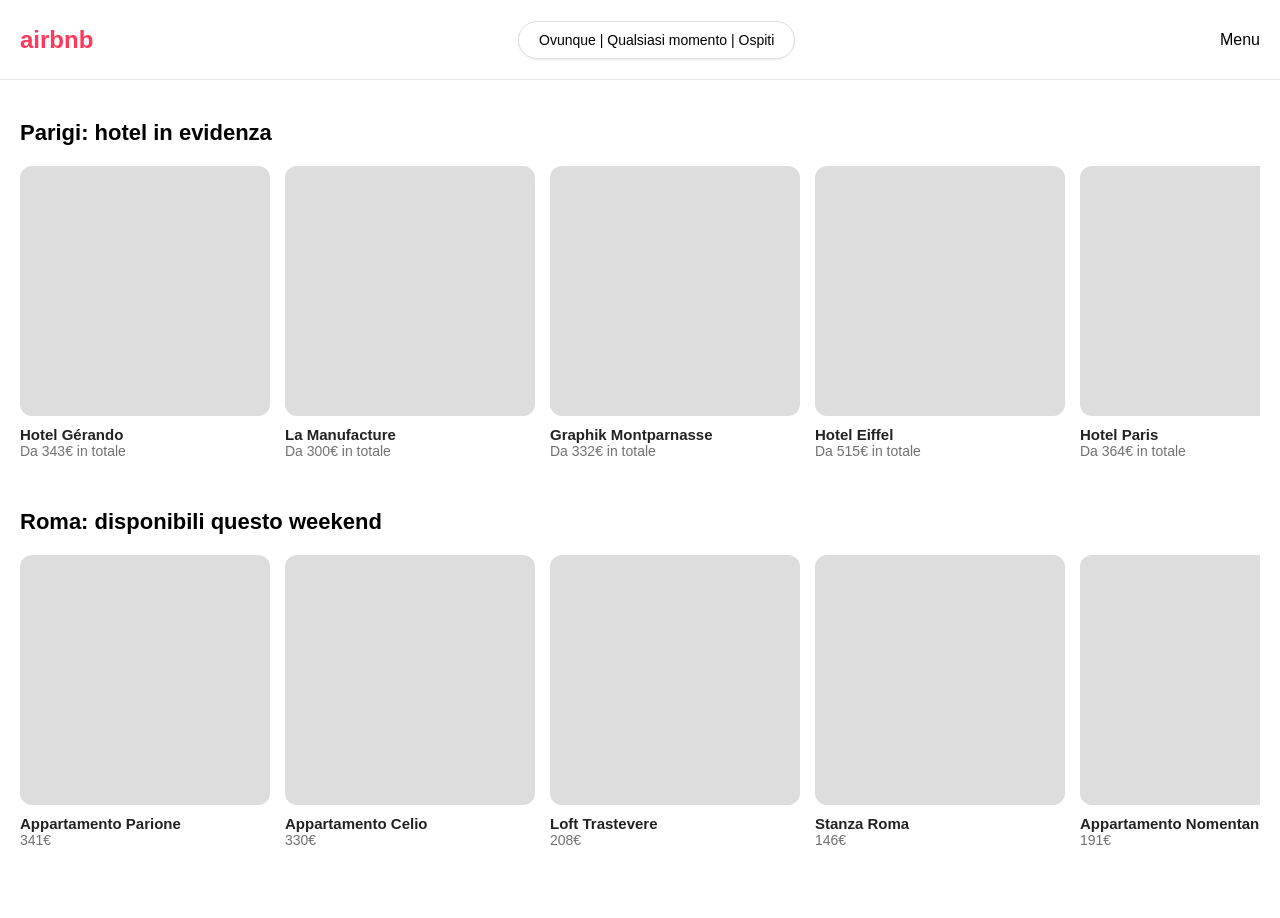
<file: Esame/Airband/index.html>
<!DOCTYPE html>
<html lang="it">


<head>
    <meta charset="UTF-8">

    <meta name="viewport" content="width=device-width, initial-scale=1.0">

    <!-- Link al file CSS esterno -->
    <link rel="stylesheet" href="css/style.css">

    <!-- Icona Favicon -->
    <link rel="shortcut icon" href="FaviconLogo/AirbnbLogo.avif" type="image/x-icon">
    <link rel="apple-touch-icon" href="FaviconLogo/AirbnbLogo.avif">

    <title>Airbnb | Case vacanze, baite, case sulla spiaggia e molto altro ancora</title>
</head>

<body>

    <!-- Barra di navigazione principale -->
    <nav class="Navbar">
        <div class="Nav-Content">
            <!-- Logo del sito -->
            <div class="Logo">airbnb</div>
            <div class="Search-Bar">Ovunque | Qualsiasi momento | Ospiti</div>
            <div class="User-Menu">Menu</div>
        </div>
    </nav>

    <!-- Contenuto principale della pagina -->
    <main class="Main-Content">

        <!-- Sezione dedicata alla città di Parigi -->
        <section class="City-Section">
            <h2>Parigi: hotel in evidenza</h2>

            <div class="Horizontal-Scroll">

                <div class="Card">
                    <div class="Img-Placeholder"></div>
                    <h4>Hotel Gérando</h4>
                    <p>Da 343€ in totale</p>
                </div>

                <div class="Card">
                    <div class="Img-Placeholder"></div>
                    <h4>La Manufacture</h4>
                    <p>Da 300€ in totale</p>
                </div>

                <div class="Card">
                    <div class="Img-Placeholder"></div>
                    <h4>Graphik Montparnasse</h4>
                    <p>Da 332€ in totale</p>
                </div>

                <div class="Card">
                    <div class="Img-Placeholder"></div>
                    <h4>Hotel Eiffel</h4>
                    <p>Da 515€ in totale</p>
                </div>

                <div class="Card">
                    <div class="Img-Placeholder"></div>
                    <h4>Hotel Paris</h4>
                    <p>Da 364€ in totale</p>
                </div>

                <div class="Card">
                    <div class="Img-Placeholder"></div>
                    <h4>Hotel Bourbon</h4>
                    <p>Da 314€ in totale</p>
                </div>

                <div class="Card">
                    <div class="Img-Placeholder"></div>
                    <h4>Hotel Rose </h4>
                    <p>Da 284€ in totale</p>
                </div>

            </div>
        </section>

        <!-- Sezione dedicata alla città di Roma -->
        <section class="City-Section">
            <h2>Roma: disponibili questo weekend</h2>
            <div class="Horizontal-Scroll">

                <div class="Card">
                    <div class="Img-Placeholder"></div>
                    <h4>Appartamento Parione</h4>
                    <p>341€</p>
                </div>

                <div class="Card">
                    <div class="Img-Placeholder"></div>
                    <h4>Appartamento Celio</h4>
                    <p>330€</p>
                </div>

                <div class="Card">
                    <div class="Img-Placeholder"></div>
                    <h4>Loft Trastevere</h4>
                    <p>208€</p>
                </div>

                <div class="Card">
                    <div class="Img-Placeholder"></div>
                    <h4>Stanza Roma</h4>
                    <p>146€</p>
                </div>

                <div class="Card">
                    <div class="Img-Placeholder"></div>
                    <h4>Appartamento Nomentano</h4>
                    <p>191€</p>
                </div>

                <div class="Card">
                    <div class="Img-Placeholder"></div>
                    <h4>B&B a Roma</h4>
                    <p>171€</p>
                </div>

                <div class="Card">
                    <div class="Img-Placeholder"></div>
                    <h4>Appartamento a Roma</h4>
                    <p>191€</p>
                </div>

            </div>
        </section>

    </main>

</body>

</html>
</file>
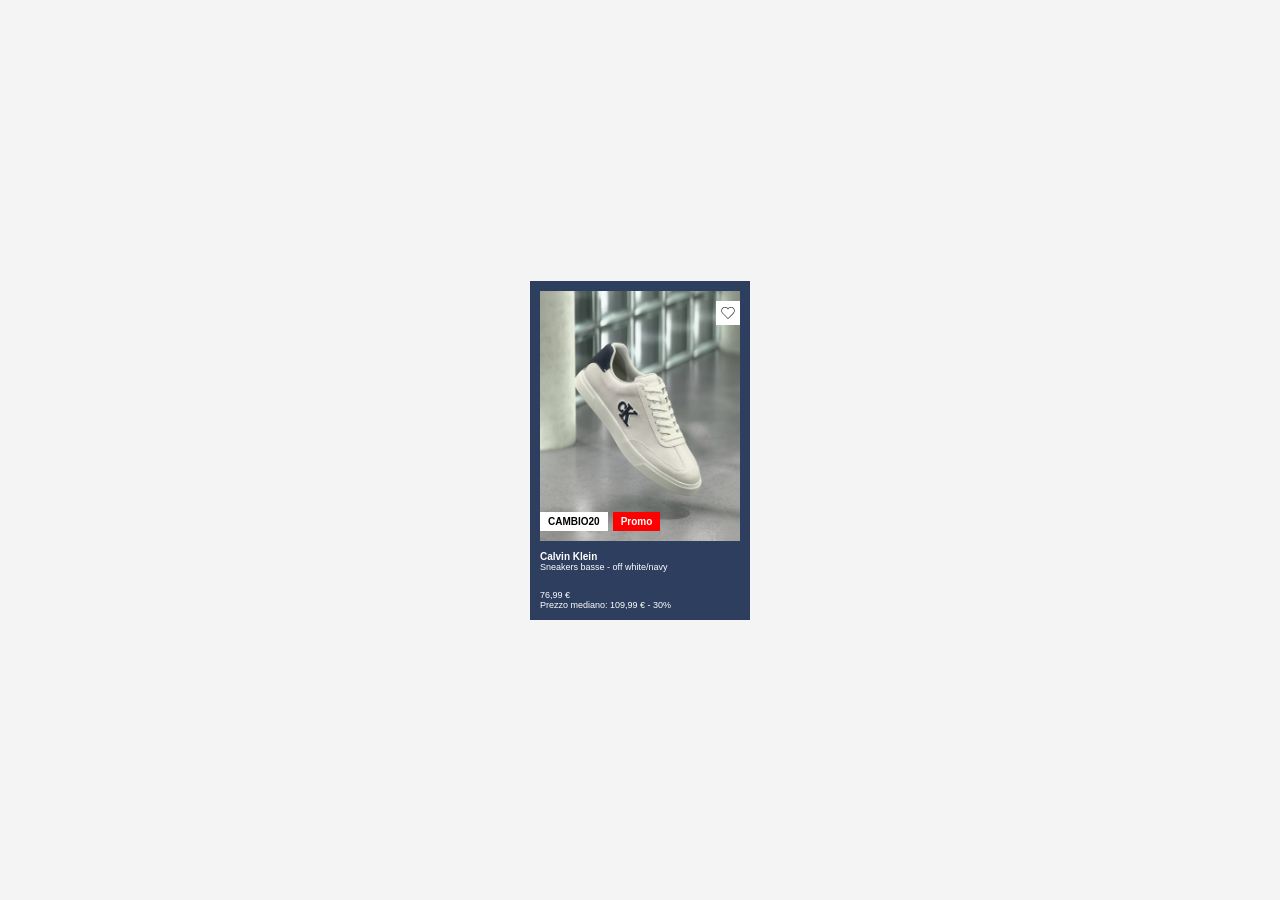
<file: Esame/Card e-commerce/index.html>
<!DOCTYPE html>
<html lang="it">

<head>
    <meta charset="UTF-8">
    <meta name="viewport" content="width=device-width, initial-scale=1.0">
    
    <!-- Link Esterno CSS -->
    <link rel="stylesheet" href="css/style.css">

    <!-- Icona Favicon -->
    <link rel="icon" href="https://mosaic01.ztat.net/zds/assets/favicon/favicon-lagom-v3.png" type="image/png">
    <title>Calvin Klein Sneakers basse - white/black/bianco - Zalando.it</title>
</head>

<body>

    <div class="Page-Container">
        <div class="Card-Container">
            <div class="ImgBox">
                <img src="IconSvg/like.svg" alt="Like" class="IconLike">
                <div class="btnBox">
                    <button class="btn white">CAMBIO20</button>
                    <button class="btn red">Promo</button>
                </div>
            </div>

            <div class="Text-Container">
                <h3>Calvin Klein</h3>
                <p>Sneakers basse - off white/navy</p>
                <br>
                <p>76,99 €</p>
                <p>Prezzo mediano: <span>109,99 €</span> - 30%</p>
            </div>
        </div>
    </div>

</body>

</html>
</file>
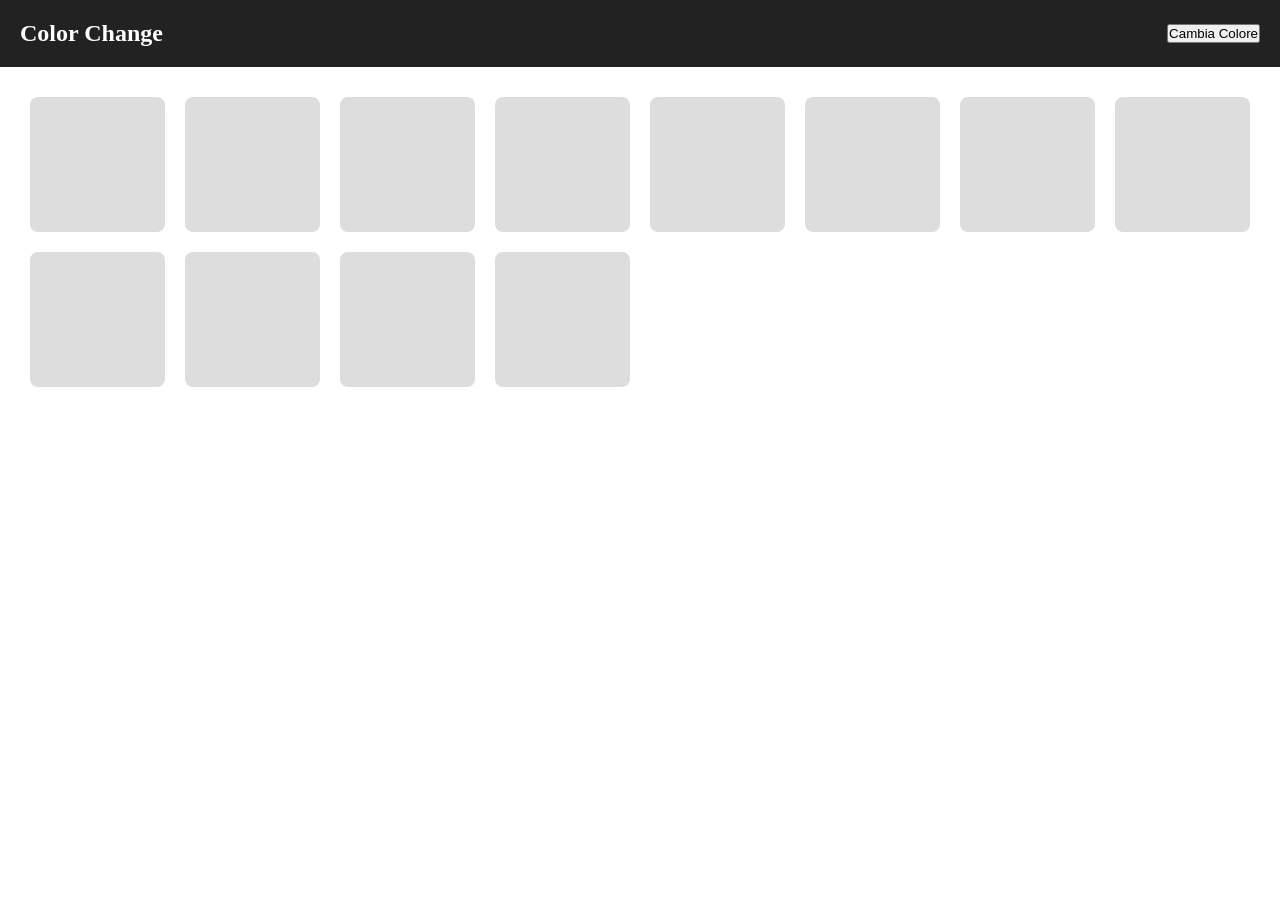
<file: Esame/fetch/index.html>
<!DOCTYPE html>
<html lang="it">

<head>
    <meta charset="UTF-8">
    <meta name="viewport" content="width=device-width, initial-scale=1.0">

    <!-- File esterno CSS -->
    <link rel="stylesheet" href="css/style.css">
    <title>Color Change</title>
</head>

<body>

    <!-- NavBar -->
    <nav class="Navbar">
        <h1>Color Change</h1>
        <button id="changeColorBtn">Cambia Colore</button>
    </nav>

    <!-- Main content -->
    <main class="Main-Content">

        <div class="Grid-Container">

            <div class="square"></div>
            <div class="square"></div>
            <div class="square"></div>
            <div class="square"></div>
            <div class="square"></div>
            <div class="square"></div>
            <div class="square"></div>
            <div class="square"></div>
            <div class="square"></div>
            <div class="square"></div>
            <div class="square"></div>
            <div class="square"></div>

        </div>

    </main>

    <!-- File JavaScript -->
    <script src="javascript/script.js"></script>
</body>

</html>
</file>
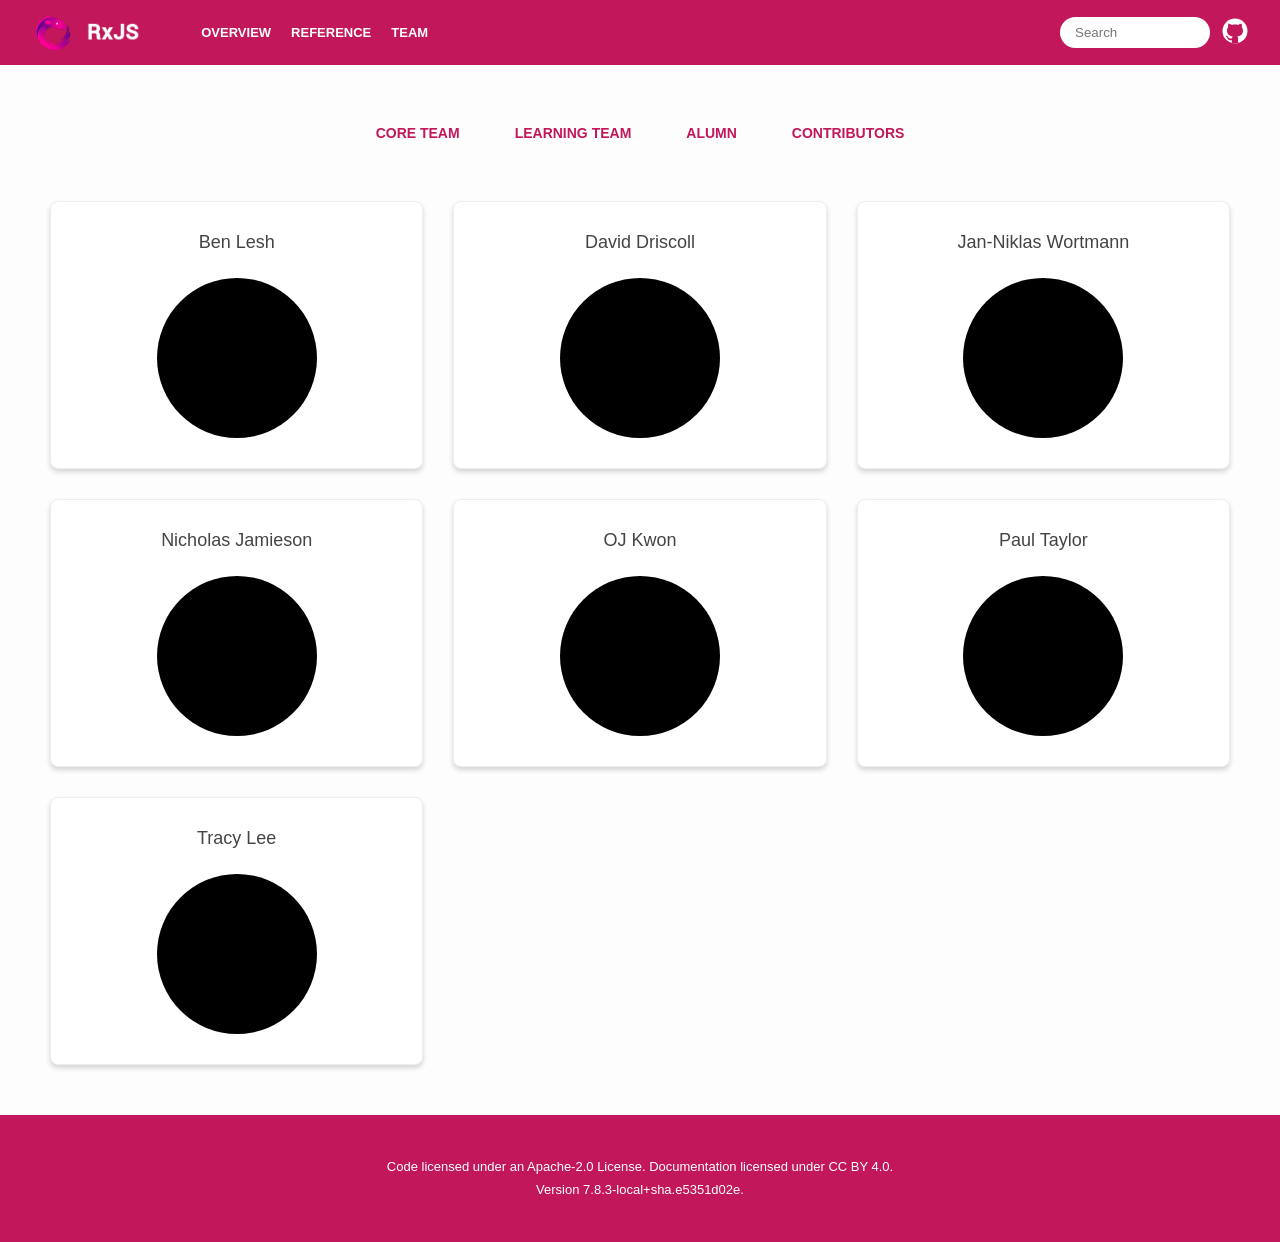
<file: Esame/RxJS/index.html>
<!DOCTYPE html>
<html lang="it">

<head>
    <meta charset="UTF-8">
    <meta name="viewport" content="width=device-width, initial-scale=1.0">

    <!-- File esterno CSS -->
    <link rel="stylesheet" href="css/style.css">

    <!-- Icona Favicon -->
    <link rel="shortcut icon" href="favicon/Rx_Logo.png" type="image/x-icon">
    <link rel="apple-touch-icon" href="favicon/Rx_Logo.png">
    
    <title>RxJS</title>
</head>

<body>

    <!-- NAVBAR -->
    <nav class="Navbar">
        <div class="nav-left">
            <img src="img/logoRxJS.png" alt="Logo RxJS" class="logo-img">
            <div class="nav-links">
                <a href="https://rxjs.dev/guide/overview">OVERVIEW</a>
                <a href="https://rxjs.dev/api">REFERENCE</a>
                <a href="">TEAM</a>
            </div>
        </div>

        <div class="nav-right">
            <input type="text" placeholder="Search" class="search-bar">
            <a href="https://github.com/tuo-profilo" target="_blank">
                <img src="iconSvg/github.svg" alt="Icona di GitHub" class="GhithubIcon">
            </a>
        </div>
    </nav>

    <!-- HEADER FILTRI TEAM -->
    <header class="Team-Header">
        <div class="filter-buttons">
            <button class="btn-filter">CORE TEAM</button>
            <button class="btn-filter">LEARNING TEAM</button>
            <button class="btn-filter">ALUMN</button>
            <button class="btn-filter">CONTRIBUTORS</button>
        </div>
    </header>

    <!-- CONTENUTO PRINCIPALE -->
    <main class="Main-Content">
        <div class="Grid-Container">

            <div class="Card">
                <h4>Ben Lesh</h4>
                <div class="Avatar-Box">
                    <div class="black"></div>
                </div>
            </div>

            <div class="Card">
                <h4>David Driscoll</h4>
                <div class="Avatar-Box">
                    <div class="black"></div>
                </div>
            </div>

            <div class="Card">
                <h4>Jan-Niklas Wortmann</h4>
                <div class="Avatar-Box">
                    <div class="black"></div>
                </div>
            </div>

            <div class="Card">
                <h4>Nicholas Jamieson</h4>
                <div class="Avatar-Box">
                    <div class="black"></div>
                </div>
            </div>

            <div class="Card">
                <h4>OJ Kwon</h4>
                <div class="Avatar-Box">
                    <div class="black"></div>
                </div>
            </div>

            <div class="Card">
                <h4>Paul Taylor</h4>
                <div class="Avatar-Box">
                    <div class="black"></div>
                </div>
            </div>

            <div class="Card">
                <h4>Tracy Lee</h4>
                <div class="Avatar-Box">
                    <div class="black"></div>
                </div>
            </div>

        </div>
    </main>

    <!-- FOOTER -->
    <footer class="Footer">
        <p>Code licensed under an Apache-2.0 License. Documentation licensed under CC BY 4.0.</p>
        <p>Version 7.8.3-local+sha.e5351d02e.</p>
    </footer>

</body>

</html>
</file>
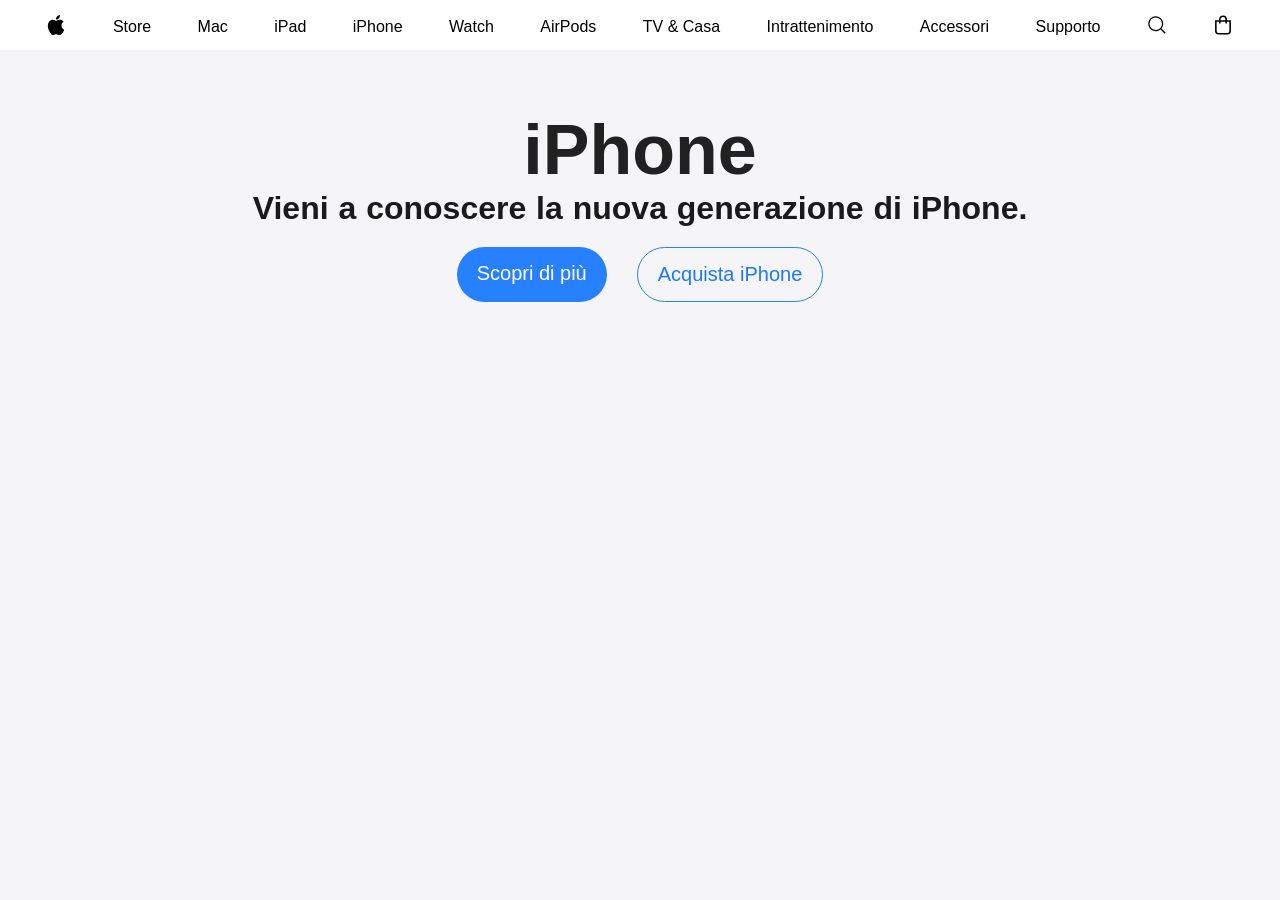
<file: Esercitazioni/apple/index.html>
<!DOCTYPE html>
<html lang="it">

<head>
    <meta charset="UTF-8">
    <meta name="viewport" content="width=device-width, initial-scale=1.0">

    <!-- Link favicon -->
    <link rel="icon" type="image/x-icon" href="imgs/favicon.ico">

    <!-- Link esterno file CSS -->
    <link rel="stylesheet" href="css/style.css">

    <title>Apple (Italia)</title>
</head>

<body>

    <!-- Page container -->
    <div class="page-container">

        <!-- NAVBAR container -->
        <nav class="navbar">

            <!-- Links Navbar -->
            <ul class="nav-links">

                <!-- Icona Mela -->
                <li><img src="imgs/apple-logo.svg" alt="Logo apple" class="apple"></li>
                <li><a href="https://www.apple.com/it/store">Store</a></li>
                <li><a href="https://www.apple.com/it/mac/">Mac</a></li>
                <li><a href="https://www.apple.com/it/ipad/">iPad</a></li>
                <li><a href="https://www.apple.com/it/iphone/">iPhone</a></li>
                <li><a href="https://www.apple.com/it/watch/">Watch</a></li>
                <li><a href="https://www.apple.com/it/airpods/">AirPods</a></li>
                <li><a href="https://www.apple.com/it/tv-home/">TV & Casa</a></li>
                <li><a href="https://www.apple.com/it/services/">Intrattenimento</a></li>
                <li><a href="https://www.apple.com/it/shop/accessories/all">Accessori</a></li>
                <li><a href="https://support.apple.com/it-it?cid=gn-ols-home-hp-tab">Supporto</a></li>
                <!-- Icona Lente D'igrandimento -->
                <li><img src="imgs/magnifying-glass.svg" alt="Icona Lente d'ingrandimento" class="magnifying-glass">
                </li>
                <!-- Icona Shop -->
                <li><img src="imgs/shop-bag.svg" alt="Icona Borsa Online" class="shop-bag"></li>
            </ul>

        </nav>

        <!-- Header con Titolo -->
        <header class="Header-container">

            <!-- Titolo Principale -->
            <h1>iPhone</h1>
            <!-- Sottotitolo -->
            <h2>Vieni a conoscere la nuova generazione di iPhone.</h2>

            <!-- Links -->
            <div class="btn-links">
                <a href="https://www.apple.com/it/iphone/" class="left">Scopri di più</a>
                <a href="https://www.apple.com/it/shop/buy-iphone" class="right">Acquista iPhone</a>
            </div>

            <figure class="hero-iphone"></figure>

        </header>

    </div>

</body>
</file>
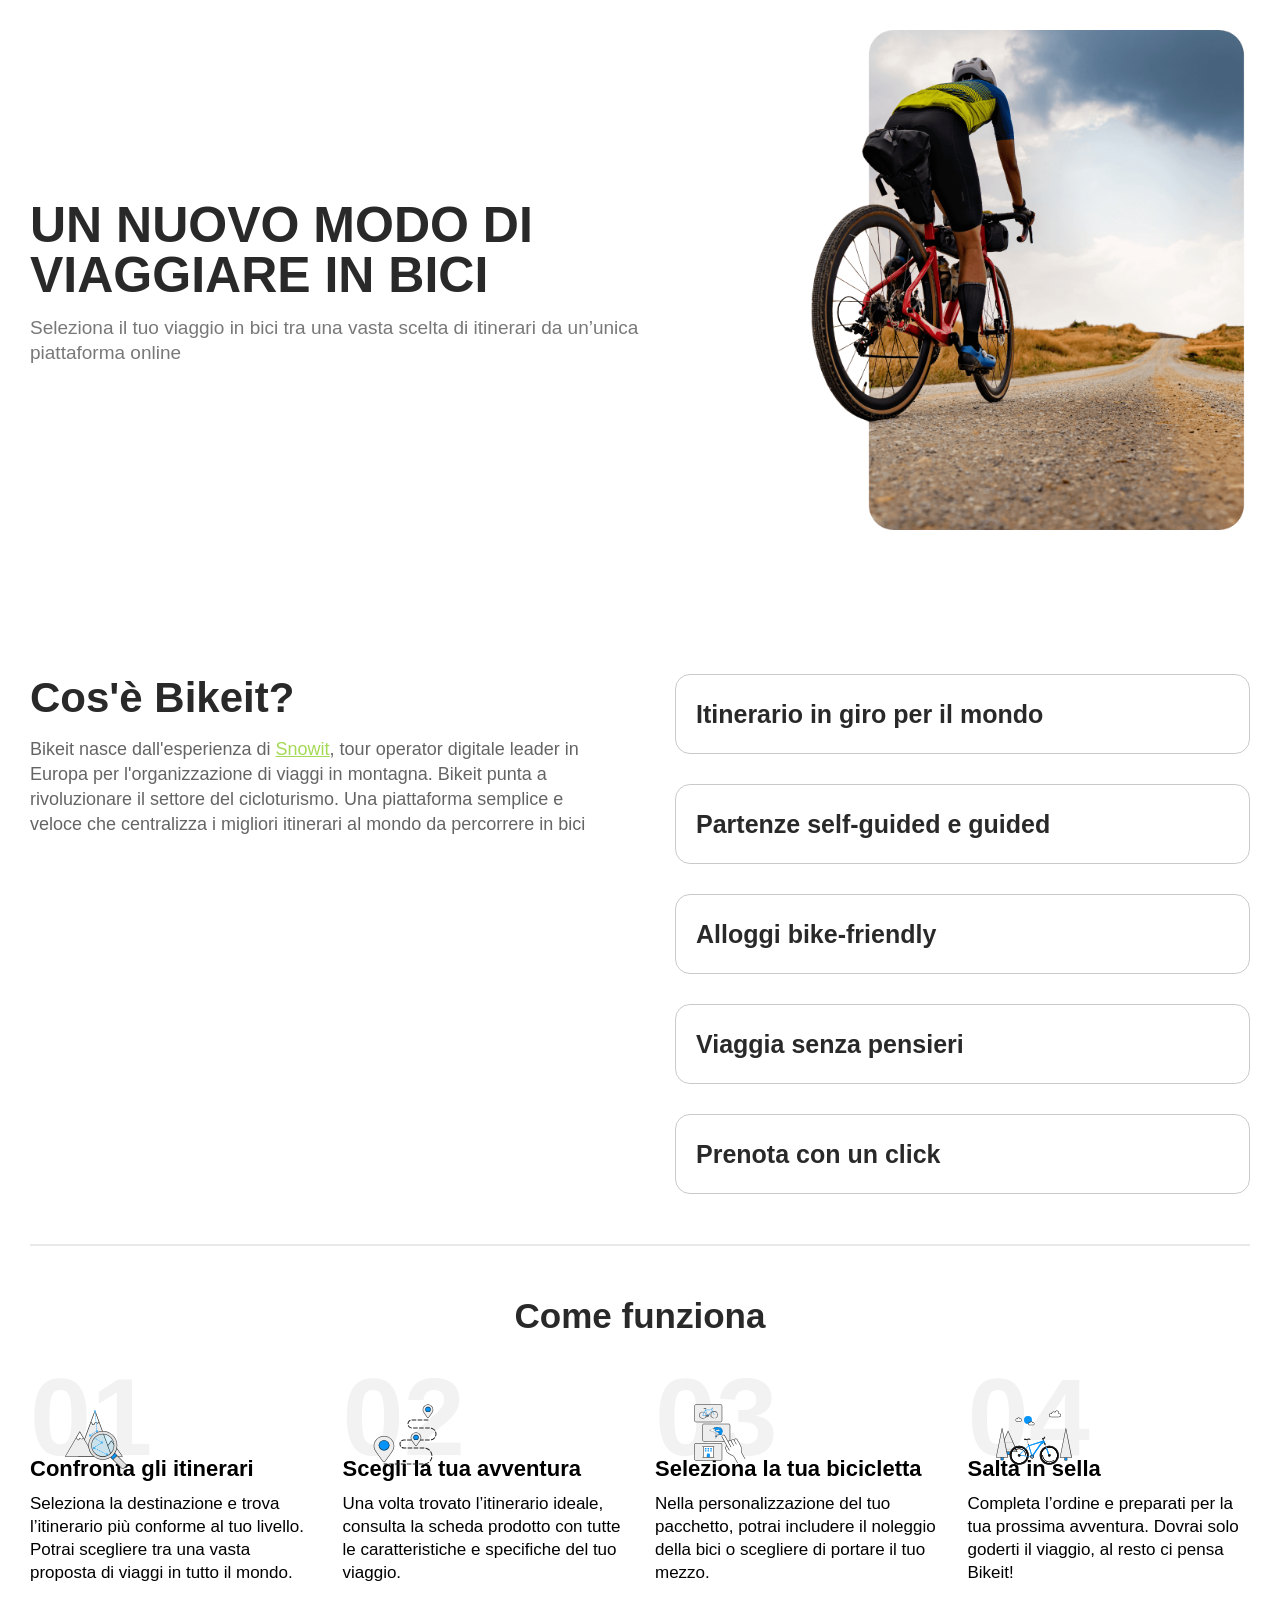
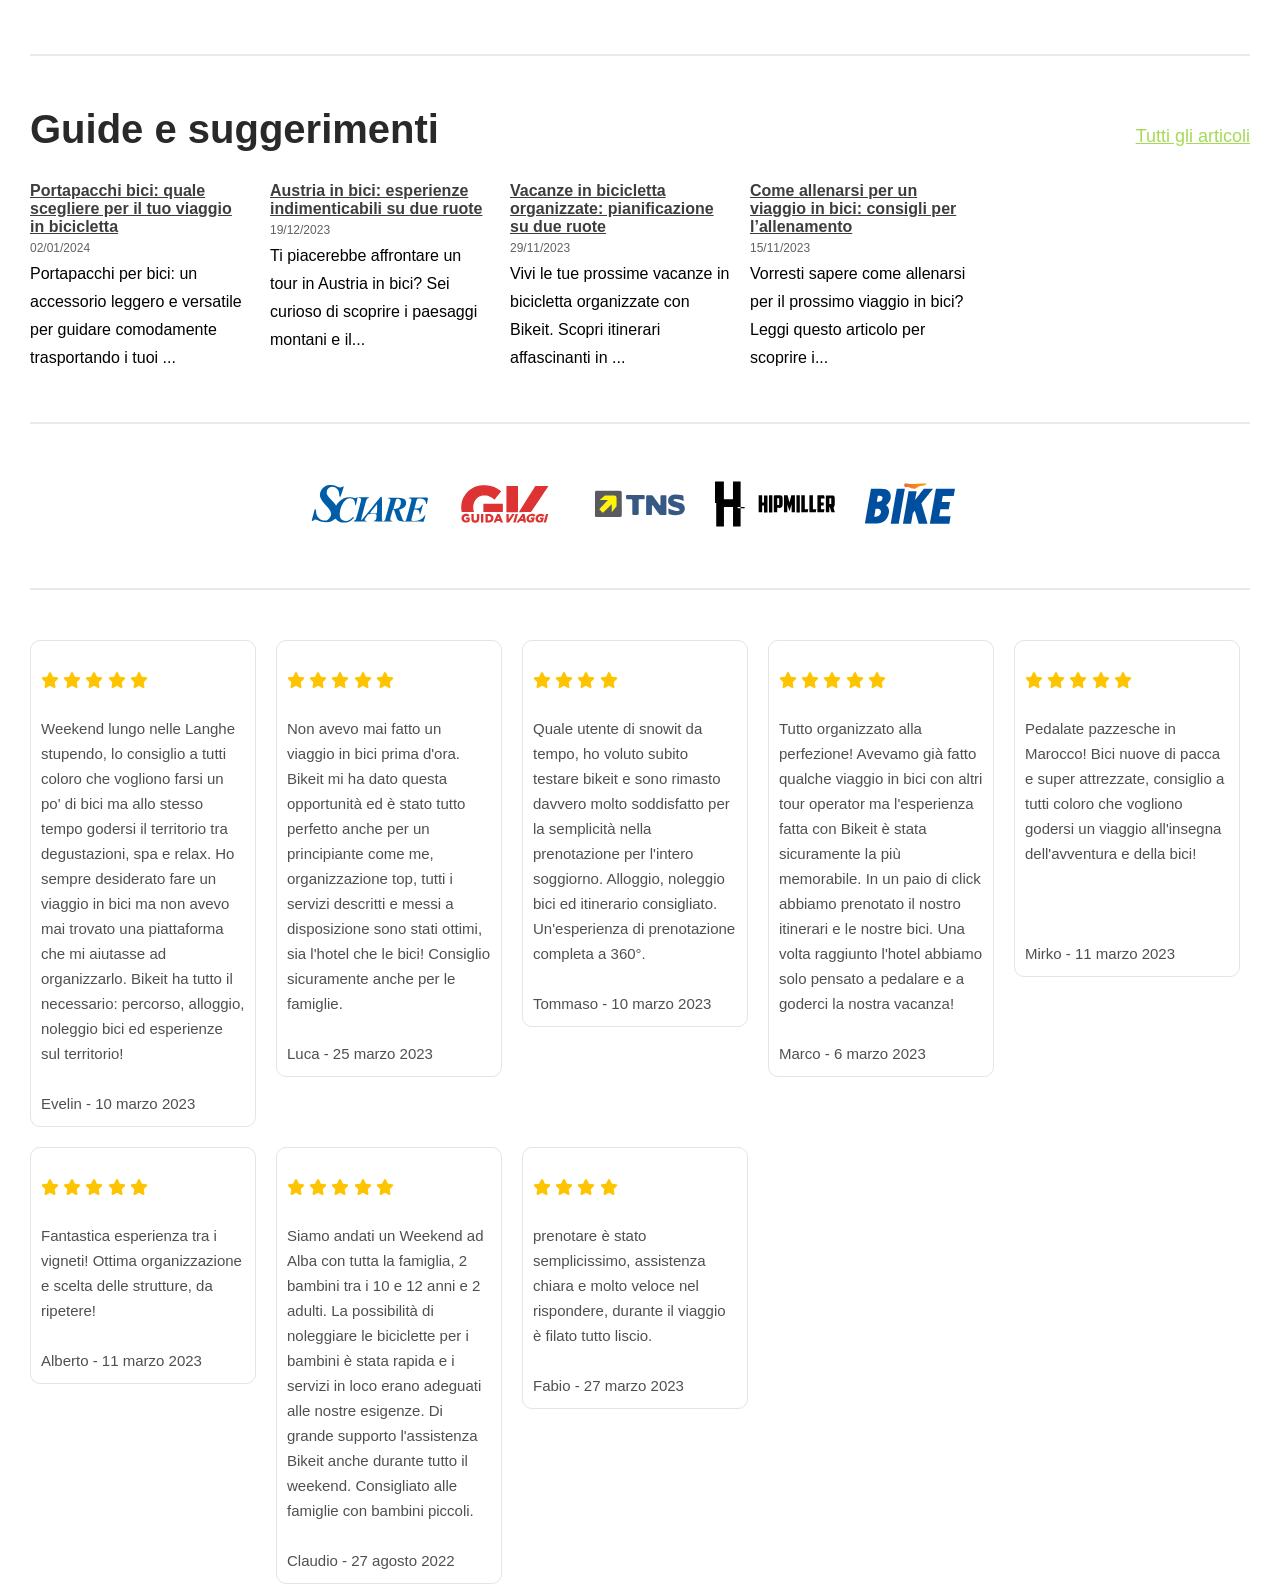
<file: Esercitazioni/Bikeit/index.html>
<!DOCTYPE html>
<html lang="it">

<head>

    <meta charset="UTF-8">
    <meta name="viewport" content="width=device-width, initial-scale=1.0">

    <!-- Link file esterno CSS -->
    <link rel="stylesheet" href="css/style.css">

    <!-- Favicon -->
    <link rel="icon" type="image/png" sizes="16x16"
        href="https://cdn.snowit.ski/web/favicons/bikeit/favicon.ico?7.11.0-52408">

    <title>Un nuovo modo di viaggiare in bici</title>

</head>

<body>

    <div class="page-container">

        <section class="hero-container">

            <div class="hero-text">
                <h1>Un nuovo modo di viaggiare in bici</h1>

                <p>Seleziona il tuo viaggio in bici tra una vasta scelta di itinerari
                    da un’unica piattaforma online
                </p>
            </div>

            <div class="hero-image">
                <img src="image/home_hero.png" alt="Ciclista su strada sterrata in un paesaggio collinare">
            </div>

        </section>

        <section class="about-container">

            <div class="about-text">
                <h2>Cos'è Bikeit?</h2>
                <p>Bikeit nasce dall'esperienza di <a href="https://snowit.ski/">Snowit</a>, tour operator digitale
                    leader in
                    Europa per l'organizzazione di viaggi in montagna. Bikeit punta a
                    rivoluzionare il settore del cicloturismo. Una piattaforma semplice e veloce
                    che centralizza i migliori itinerari al mondo da percorrere in bici
                </p>
            </div>

            <ul class="about-list">
                <li>Itinerario in giro per il mondo</li>
                <li>Partenze self-guided e guided</li>
                <li>Alloggi bike-friendly</li>
                <li>Viaggia senza pensieri</li>
                <li>Prenota con un click</li>
            </ul>

        </section>

        <!-- Divisore -->
        <div class="divider"></div>

        <!-- Section - HOW IT WORKS ? -->
        <section class="how-it-works_container">

            <h2>Come funziona</h2>


            <!-- 01 -->
            <div class="step-card">

                <div class="step-icon_wrapper">
                    <span class="step-number">01</span>
                    <img src="icons/step01.svg" alt="" class="step-icon-01">
                </div>

                <div class="step-content">
                    <h3>Confronta gli itinerari</h3>
                    <p>
                        Seleziona la destinazione e trova
                        l’itinerario più conforme al tuo livello.
                        Potrai scegliere tra una vasta proposta
                        di viaggi in tutto il mondo.
                    </p>
                </div>

            </div>

            <!-- 02 -->
            <div class="step-card">

                <div class="step-icon_wrapper">
                    <span class="step-number">02</span>
                    <img src="icons/step02.svg" alt="" class="step-icon-02">
                </div>

                <div class="step-content">
                    <h3>Scegli la tua avventura</h3>
                    <p>
                        Una volta trovato l’itinerario ideale,
                        consulta la scheda prodotto con tutte le
                        caratteristiche e specifiche del tuo
                        viaggio.
                    </p>
                </div>

            </div>

            <!-- 03 -->
            <div class="step-card">

                <div class="step-icon_wrapper">
                    <span class="step-number">03</span>
                    <img src="icons/step03.svg" alt="" class="step-icon-03">
                </div>

                <div class="step-content">
                    <h3>Seleziona la tua bicicletta</h3>
                    <p>
                        Nella personalizzazione del tuo
                        pacchetto, potrai includere il noleggio
                        della bici o scegliere di portare il tuo
                        mezzo.
                    </p>
                </div>

            </div>

            <!-- 04 -->
            <div class="step-card">

                <div class="step-icon_wrapper">
                    <span class="step-number">04</span>
                    <img src="icons/step04.svg" alt="" class="step-icon-04">
                </div>

                <div class="step-content">
                    <h3>Salta in sella</h3>
                    <p>
                        Completa l’ordine e preparati per la tua
                        prossima avventura. Dovrai solo goderti
                        il viaggio, al resto ci pensa Bikeit!
                    </p>
                </div>

            </div>
        </section>

        <!-- Divisore -->
        <div class="divider"></div>

        <!-- GUIDE -->
        <section class="guide_container">

            <div class="guide-header">
                <h2>Guide e suggerimenti</h2>
                <a href="https://blog.bikeit.bike/">Tutti gli articoli</a>
            </div>

            <!-- Container card -->
            <div class="card-container">

                <!-- Primo articolo -->
                <article class="guide-card">

                    <div class="guide-link">
                        <a
                            href="https://blog.bikeit.bike/portapacchi-bici-quale-scegliere-per-il-tuo-viaggio-in-bicicletta/">Portapacchi
                            bici: quale scegliere per il tuo viaggio in bicicletta
                        </a>
                        <time datetime="02-01-2024">02/01/2024</time>
                    </div>

                    <div class="guide-text">
                        <p>
                            Portapacchi per bici: un accessorio
                            leggero e versatile per guidare
                            comodamente trasportando i tuoi ...
                        </p>
                    </div>

                </article>

                <!-- Secondo articolo -->
                <article class="guide-card">

                    <div class="guide-link">
                        <a href="https://blog.bikeit.bike/austria-in-bici-esperienze-indimenticabili-su-due-ruote/">Austria
                            in bici: esperienze indimenticabili su due ruote
                        </a>
                        <time datetime="19-12-2023">19/12/2023</time>
                    </div>

                    <div class="guide-text">
                        <p>
                            Ti piacerebbe affrontare un tour in
                            Austria in bici? Sei curioso di scoprire i
                            paesaggi montani e il...
                        </p>
                    </div>

                </article>

                <!-- Terzo articolo -->
                <article class="guide-card">

                    <div class="guide-link">
                        <a href="https://blog.bikeit.bike/vacanze-in-bicicletta-organizzate/">Vacanze in bicicletta
                            organizzate: pianificazione su due ruote
                        </a>
                        <time datetime="29-11-2023">29/11/2023</time>
                    </div>

                    <div class="guide-text">
                        <p>
                            Vivi le tue prossime vacanze in
                            bicicletta organizzate con Bikeit. Scopri
                            itinerari affascinanti in ...
                        </p>
                    </div>

                </article>

                <!-- Quarto articolo -->
                <article class="guide-card">

                    <div class="guide-link">
                        <a href="https://blog.bikeit.bike/come-allenarsi-per-un-viaggio-in-bici/">Come allenarsi per un
                            viaggio in bici: consigli per l’allenamento
                        </a>
                        <time datetime="15-11-2023">15/11/2023</time>
                    </div>

                    <div class="guide-text">
                        <p>
                            Vorresti sapere come allenarsi per il
                            prossimo viaggio in bici? Leggi questo
                            articolo per scoprire i...
                        </p>
                    </div>

                </article>
            </div>

        </section>

        <!-- Divisore -->
        <div class="divider"></div>

        <div class="brand-logo_container">

            <!-- SCIARE -->
            <a href="https://www.sciaremag.it/notiziesci/dai-due-sci-alle-due-ruote-snowit-diventa-bikeit/">
                <img src="icons-brand/sciare.svg" alt="">
            </a>

            <!-- GUIDA VIAGGI -->
            <a href="https://www.guidaviaggi.it/2022/05/02/bikeit-ecco-la-piattaforma-dedicata-al-cicloturismo/">
                <img src="icons-brand/gv.svg" alt="">
            </a>

            <!-- TNS -->
            <a
                href="https://travelnostop.com/news/turismo/arriva-sul-mercato-la-piattaforma-dedicata-al-cicloturismo_544276">
                <img src="icons-brand/tns.svg" alt="">
            </a>

            <!-- HIPMILLER -->
            <a href="https://www.hipmiller.com/sport/bikeit-il-nuovo-modo-di-organizzare-vacanze-in-bicicletta/">
                <img src="icons-brand/hipmiller.svg" alt="">
            </a>

            <!-- BIKE -->
            <a href="https://bikechannel.it/category/smart-mobility/tecnologia-e-innovazioni/">
                <img src="icons-brand/bike.svg" alt="">
            </a>

        </div>

        <!-- Divisore -->
        <div class="divider"></div>

        <section class="reviews_container">

            <!-- Prima recensione -->
            <div class="reviews-card">

                <div class="stars-card">
                    <img src="icon-star/star.svg" alt="">
                    <img src="icon-star/star.svg" alt="">
                    <img src="icon-star/star.svg" alt="">
                    <img src="icon-star/star.svg" alt="">
                    <img src="icon-star/star.svg" alt="">
                </div>

                <div class="reviews-text">
                    <p>
                        Weekend lungo nelle Langhe stupendo,
                        lo consiglio a tutti coloro che vogliono
                        farsi un po' di bici ma allo stesso tempo
                        godersi il territorio tra degustazioni, spa
                        e relax. Ho sempre desiderato fare un
                        viaggio in bici ma non avevo mai trovato
                        una piattaforma che mi aiutasse ad
                        organizzarlo. Bikeit ha tutto il necessario:
                        percorso, alloggio, noleggio bici ed
                        esperienze sul territorio!
                        <br>
                        <br>
                        Evelin - 10 marzo 2023
                    </p>
                </div>

            </div>

            <!-- Seconda recensione -->
            <div class="reviews-card">

                <div class="stars-card">
                    <img src="icon-star/star.svg" alt="">
                    <img src="icon-star/star.svg" alt="">
                    <img src="icon-star/star.svg" alt="">
                    <img src="icon-star/star.svg" alt="">
                    <img src="icon-star/star.svg" alt="">
                </div>

                <div class="reviews-text">
                    <p>
                        Non avevo mai fatto un viaggio
                        in bici prima d'ora. Bikeit mi ha
                        dato questa opportunità ed è
                        stato tutto perfetto anche per
                        un principiante come me,
                        organizzazione top, tutti i
                        servizi descritti e messi a
                        disposizione sono stati ottimi,
                        sia l'hotel che le bici! Consiglio
                        sicuramente anche per le
                        famiglie.
                        <br>
                        <br>
                        Luca - 25 marzo 2023
                    </p>
                </div>

            </div>

            <!-- Terza recensione -->
            <div class="reviews-card">

                <div class="stars-card">
                    <img src="icon-star/star.svg" alt="">
                    <img src="icon-star/star.svg" alt="">
                    <img src="icon-star/star.svg" alt="">
                    <img src="icon-star/star.svg" alt="">
                </div>

                <div class="reviews-text">
                    <p>
                        Quale utente di snowit da tempo, ho
                        voluto subito testare bikeit e sono
                        rimasto davvero molto soddisfatto per la
                        semplicità nella prenotazione per l'intero
                        soggiorno. Alloggio, noleggio bici ed
                        itinerario consigliato. Un'esperienza di
                        prenotazione completa a 360°.
                        <br>
                        <br>
                        Tommaso - 10 marzo 2023
                    </p>
                </div>

            </div>

            <!-- Quarta recensione -->
            <div class="reviews-card">

                <div class="stars-card">
                    <img src="icon-star/star.svg" alt="">
                    <img src="icon-star/star.svg" alt="">
                    <img src="icon-star/star.svg" alt="">
                    <img src="icon-star/star.svg" alt="">
                    <img src="icon-star/star.svg" alt="">
                </div>

                <div class="reviews-text">
                    <p>
                        Tutto organizzato alla perfezione!
                        Avevamo già fatto qualche viaggio in bici
                        con altri tour operator ma l'esperienza
                        fatta con Bikeit è stata sicuramente la più
                        memorabile. In un paio di click abbiamo
                        prenotato il nostro itinerari e le nostre
                        bici. Una volta raggiunto l'hotel abbiamo
                        solo pensato a pedalare e a goderci la
                        nostra vacanza!
                        <br>
                        <br>
                        Marco - 6 marzo 2023
                    </p>
                </div>

            </div>

            <!-- Quinta recensione -->
            <div class="reviews-card">

                <div class="stars-card">
                    <img src="icon-star/star.svg" alt="">
                    <img src="icon-star/star.svg" alt="">
                    <img src="icon-star/star.svg" alt="">
                    <img src="icon-star/star.svg" alt="">
                    <img src="icon-star/star.svg" alt="">
                </div>

                <div class="reviews-text">
                    <p>
                        Pedalate pazzesche in Marocco! Bici
                        nuove di pacca e super attrezzate,
                        consiglio a tutti coloro che vogliono
                        godersi un viaggio all'insegna
                        dell'avventura e della bici!
                        <br></br>
                        <br></br>
                        Mirko - 11 marzo 2023
                    </p>
                </div>

            </div>

            <!-- Sesta recensione -->
            <div class="reviews-card">

                <div class="stars-card">
                    <img src="icon-star/star.svg" alt="">
                    <img src="icon-star/star.svg" alt="">
                    <img src="icon-star/star.svg" alt="">
                    <img src="icon-star/star.svg" alt="">
                    <img src="icon-star/star.svg" alt="">
                </div>

                <div class="reviews-text">
                    <p>
                        Fantastica esperienza tra i vigneti! Ottima
                        organizzazione e scelta delle strutture,
                        da ripetere!
                        <br>
                        <br>
                        Alberto - 11 marzo 2023
                    </p>
                </div>

            </div>

            <!-- Settima recensione -->
            <div class="reviews-card">

                <div class="stars-card">
                    <img src="icon-star/star.svg" alt="">
                    <img src="icon-star/star.svg" alt="">
                    <img src="icon-star/star.svg" alt="">
                    <img src="icon-star/star.svg" alt="">
                    <img src="icon-star/star.svg" alt="">
                </div>

                <div class="reviews-text">
                    <p>
                        Siamo andati un Weekend ad Alba con
                        tutta la famiglia, 2 bambini tra i 10 e 12
                        anni e 2 adulti. La possibilità di
                        noleggiare le biciclette per i bambini è
                        stata rapida e i servizi in loco erano
                        adeguati alle nostre esigenze. Di grande
                        supporto l'assistenza Bikeit anche
                        durante tutto il weekend. Consigliato alle
                        famiglie con bambini piccoli.
                        <br>
                        <br>
                        Claudio - 27 agosto 2022
                    </p>
                </div>

            </div>

            <!-- Ottava recensione -->
            <div class="reviews-card">

                <div class="stars-card">
                    <img src="icon-star/star.svg" alt="">
                    <img src="icon-star/star.svg" alt="">
                    <img src="icon-star/star.svg" alt="">
                    <img src="icon-star/star.svg" alt="">
                </div>

                <div class="reviews-text">
                    <p>
                        prenotare è stato semplicissimo,
                        assistenza chiara e molto veloce nel
                        rispondere, durante il viaggio è filato tutto liscio.
                        <br>
                        <br>
                        Fabio - 27 marzo 2023
                    </p>
                </div>

            </div>

        </section>

    </div>

</body>

</html>
</file>
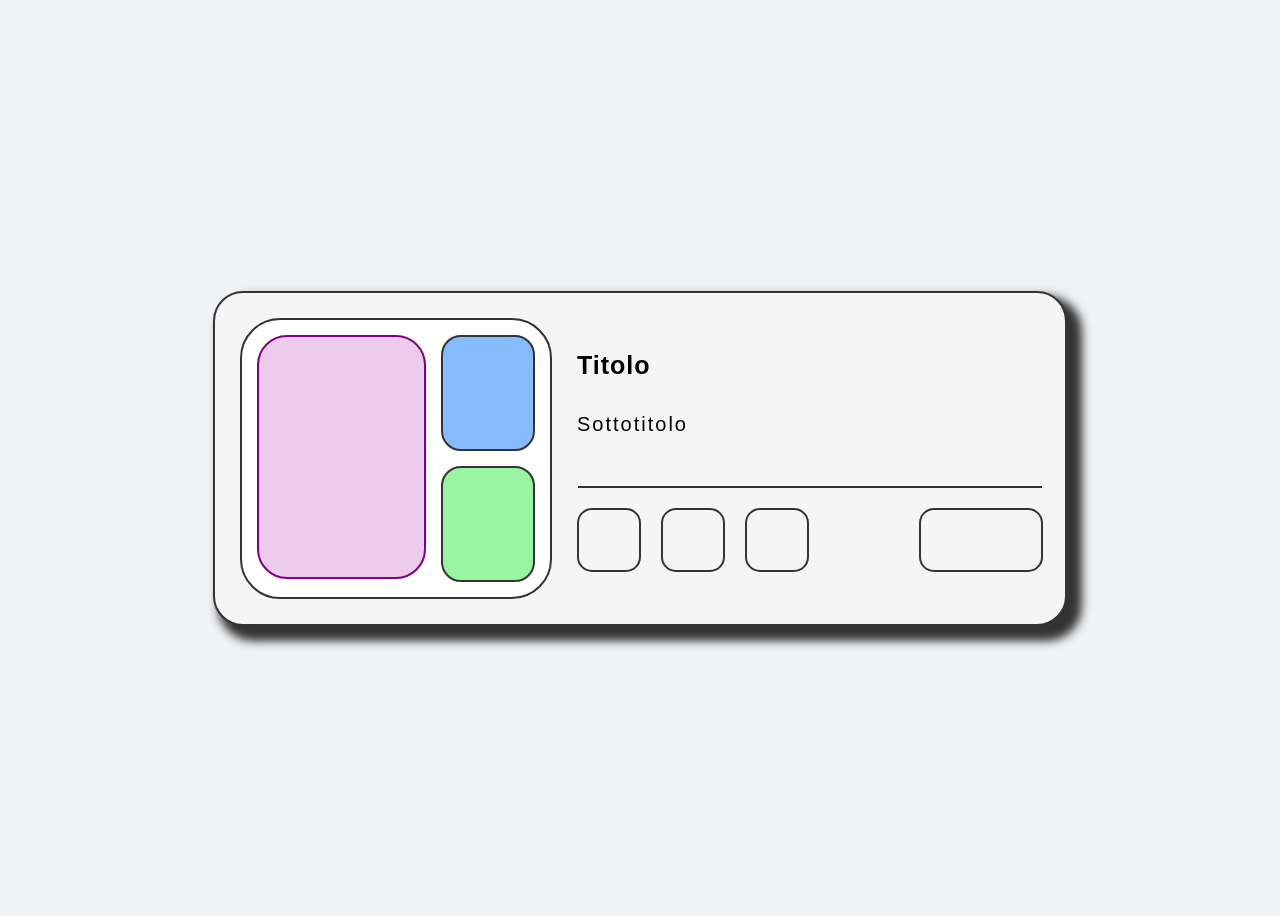
<file: Esercitazioni/card/index.html>
<!DOCTYPE html>
<html lang="it">

<head>
    <meta charset="UTF-8">
    <meta name="viewport" content="width=device-width, initial-scale=1.0">
    <link rel="stylesheet" href="css/style.css">
    <title>Card</title>
</head>

<body>

    <div class="card-container">

        <div class="left-section">

            <div class="large-box"></div>

            <div class="small-box-container">
                <div class="small-box-blue"></div>
                <div class="small-box-green"></div>
            </div>

        </div>
        
        <div class="right-section-container">
            <div class="right-section-card">
                <h4>Titolo</h4>
                <h5>Sottotitolo</h5>
                <hr>
                <div class="cards">
                    <div class="card1"></div>
                    <div class="card2"></div>
                    <div class="card3"></div>
                    <div class="card4"></div>
                </div>
            </div>
        </div>



    </div>

</body>

</html>
</file>
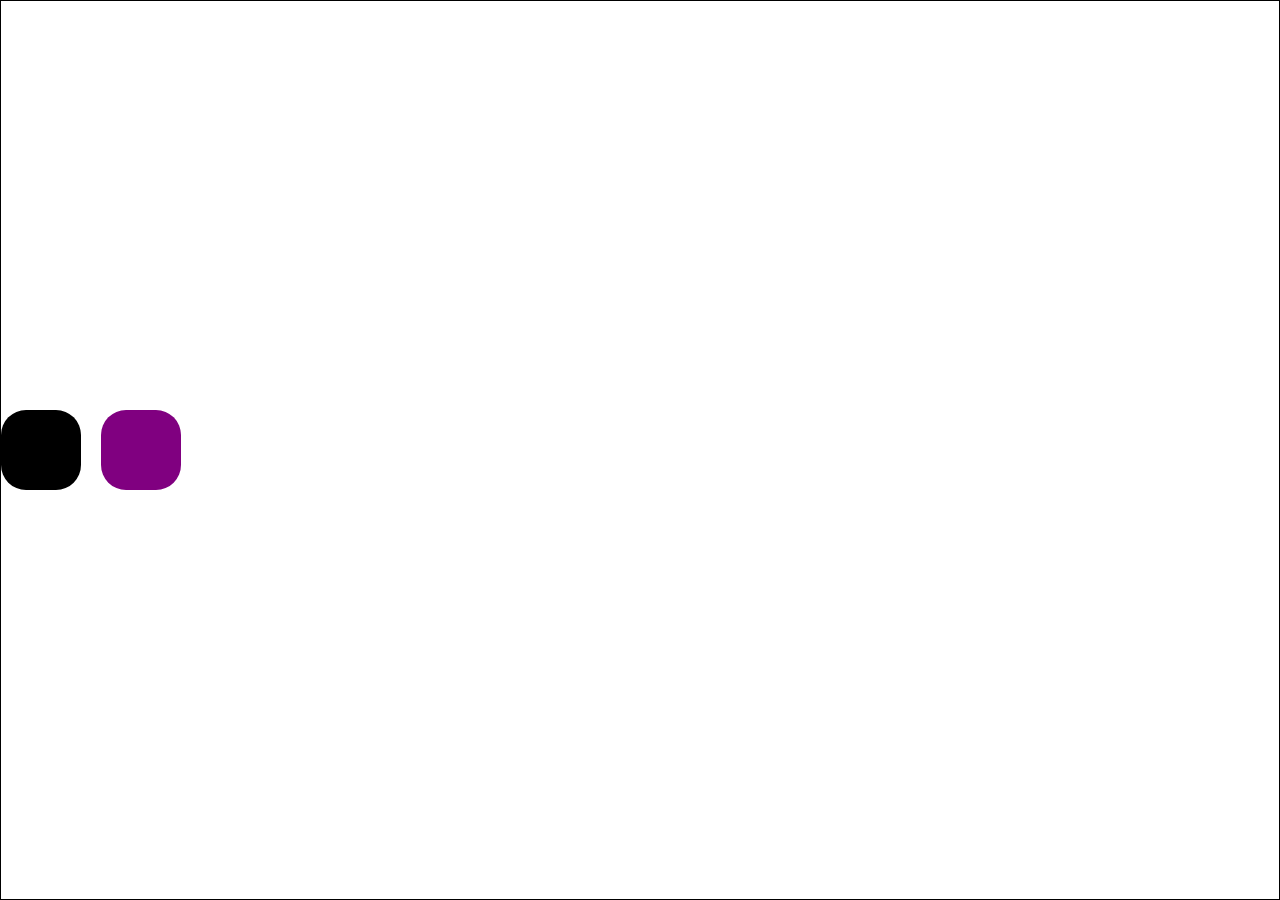
<file: Esercitazioni/class-card/index.html>
<!DOCTYPE html>
<html lang="it">

<head>
    <meta charset="UTF-8">
    <meta name="viewport" content="width=device-width, initial-scale=1.0">
    <title>card</title>
    <link rel="stylesheet" href="css/style.css">

</head>

<body>

    <div class="main-container">

        <div class="card color1"></div>
        <div class="card color2"></div>

    </div>

</body>

</html>
</file>
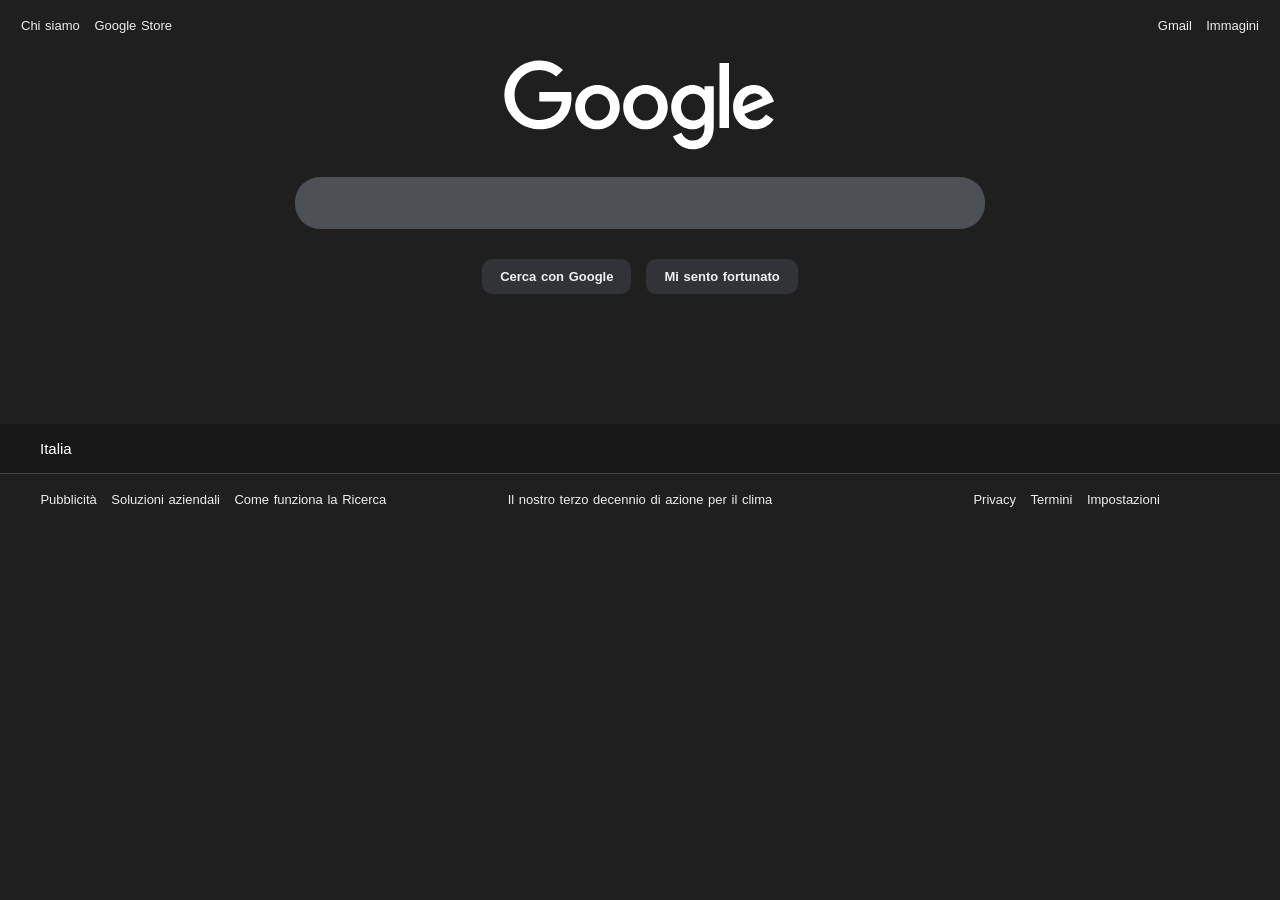
<file: Esercitazioni/google/index.html>
<!DOCTYPE html>
<html lang="it">

<head>

    <meta charset="UTF-8">
    <meta name="viewport" content="width=device-width, initial-scale=1.0">
    <meta name="author" content="Riccardo Mazza">
    <meta name="description" content="Esercitazione Pagina Web Google">

    <title>Google</title>

    <!-- CSS esterno -->
    <link rel="stylesheet" href="css/style.css">

    <!-- Favicon Google -->
    <link rel="icon" href="https://www.gstatic.com/images/branding/searchlogo/ico/favicon.ico">

</head>

<body>

    <div class="global-container">

        <!-- Navbar -->
        <nav>
            <div class="navbar-container">

                <div class="link">
                    <a href="https://about.google/?fg=1&utm_source=google-IT&utm_medium=referral&utm_campaign=hp-header"> Chi siamo </a>
                    <a href="https://store.google.com/it/?utm_source=hp_header&utm_medium=google_ooo&utm_campaign=GS100042&hl=it"> Google Store </a>
                </div>

                <div class="link">
                    <a href="https://mail.google.com/mail/u/0/?ogbl#inbox">Gmail</a>
                    <a href="https://www.google.com/imghp?hl=it&authuser=0&ogbl">Immagini</a>
                </div>

            </div>
        </nav>

        <!-- Sezione Header con logo -->
        <header>

            <div class="logo-container">
                <svg class="google-logo" aria-label="Google" role="img" width="272" height="92" viewBox="0 0 272 92" xmlns="http://www.w3.org/2000/svg"> 
                    <path fill="#FFF"
                        d="M115.75 47.18c0 12.77-9.99 22.18-22.25 22.18s-22.25-9.41-22.25-22.18C71.25 34.32 81.24 25 93.5 25s22.25 9.32 22.25 22.18zm-9.74 0c0-7.98-5.79-13.44-12.51-13.44S80.99 39.2 80.99 47.18c0 7.9 5.79 13.44 12.51 13.44s12.51-5.55 12.51-13.44zm57.74 0c0 12.77-9.99 22.18-22.25 22.18s-22.25-9.41-22.25-22.18c0-12.85 9.99-22.18 22.25-22.18s22.25 9.32 22.25 22.18zm-9.74 0c0-7.98-5.79-13.44-12.51-13.44s-12.51 5.46-12.51 13.44c0 7.9 5.79 13.44 12.51 13.44s12.51-5.55 12.51-13.44zm55.74-20.84v39.82c0 16.38-9.66 23.07-21.08 23.07-10.75 0-17.22-7.19-19.66-13.07l8.48-3.53c1.51 3.61 5.21 7.87 11.17 7.87 7.31 0 11.84-4.51 11.84-13v-3.19h-.34c-2.18 2.69-6.38 5.04-11.68 5.04-11.09 0-21.25-9.66-21.25-22.09 0-12.52 10.16-22.26 21.25-22.26 5.29 0 9.49 2.35 11.68 4.96h.34v-3.61h9.25zm-8.56 20.92c0-7.81-5.21-13.52-11.84-13.52-6.72 0-12.35 5.71-12.35 13.52 0 7.73 5.63 13.36 12.35 13.36 6.63 0 11.84-5.63 11.84-13.36zM225 3v65h-9.5V3h9.5zm37.02 51.48l7.56 5.04c-2.44 3.61-8.32 9.83-18.48 9.83-12.6 0-22.01-9.74-22.01-22.18 0-13.19 9.49-22.18 20.92-22.18 11.51 0 17.14 9.16 18.98 14.11l1.01 2.52-29.65 12.28c2.27 4.45 5.8 6.72 10.75 6.72 4.96 0 8.4-2.44 10.92-6.14zm-23.27-7.98l19.82-8.23c-1.09-2.77-4.37-4.7-8.23-4.7-4.95 0-11.84 4.37-11.59 12.93zM35.29 41.41V32H67c.31 1.64.47 3.58.47 5.68 0 7.06-1.93 15.79-8.15 22.01-6.05 6.3-13.78 9.66-24.02 9.66C16.32 69.35.36 53.89.36 34.91.36 15.93 16.32.47 35.3.47c10.5 0 17.98 4.12 23.6 9.49l-6.64 6.64c-4.03-3.78-9.49-6.72-16.97-6.72-13.86 0-24.7 11.17-24.7 25.03 0 13.86 10.84 25.03 24.7 25.03 8.99 0 14.11-3.61 17.39-6.89 2.66-2.66 4.41-6.46 5.1-11.65l-22.49.01z" />
                </svg>
            </div>

        </header>

        <!-- Sezione main -->
        <main>

            <div class="search-bar-container">
                <form role="search"> <input type="text" class="search-bar"> </form>
            </div>

            <div class="search-button-container">
                <a href="">Cerca con Google</a>
                <a href="https://doodles.google/">Mi sento fortunato</a>
            </div>

        </main>

        <!-- Sezione footer -->
        <footer>

            <div class="italia-container">
                <p>Italia</p>
            </div>

            <div class="about-container">

                <div class="link">
                    <a href="https://business.google.com/it/google-ads/?subid=ww-ww-et-g-awa-a-g_hpafoot1_1!o2&utm_source=google.com&utm_medium=referral&utm_campaign=google_hpafooter&fg=1">Pubblicità</a>
                    <a href="https://business.google.com/it/business-profile/?subid=ww-ww-et-g-awa-a-g_hpbfoot1_1!o2&utm_source=google.com&utm_medium=referral&utm_campaign=google_hpbfooter&fg=1">Soluzioni aziendali</a>
                    <a href="https://www.google.com/search/howsearchworks/?fg=1">Come funziona la Ricerca</a>
                </div>

                <div class="link">
                    <a href="https://www.google.com/search/howsearchworks/?fg=1">Il nostro terzo decennio di azione per il clima</a>
                </div>

                <div class="link">
                    <a href="https://policies.google.com/privacy?hl=it&fg=1">Privacy</a>
                    <a href="https://policies.google.com/terms?hl=it&fg=1">Termini</a>
                    <a href="https://www.google.com/preferences?hl=it&fg=1">Impostazioni</a>
                </div>

            </div>

        </footer>

    </div>

</body>

</html>
</file>
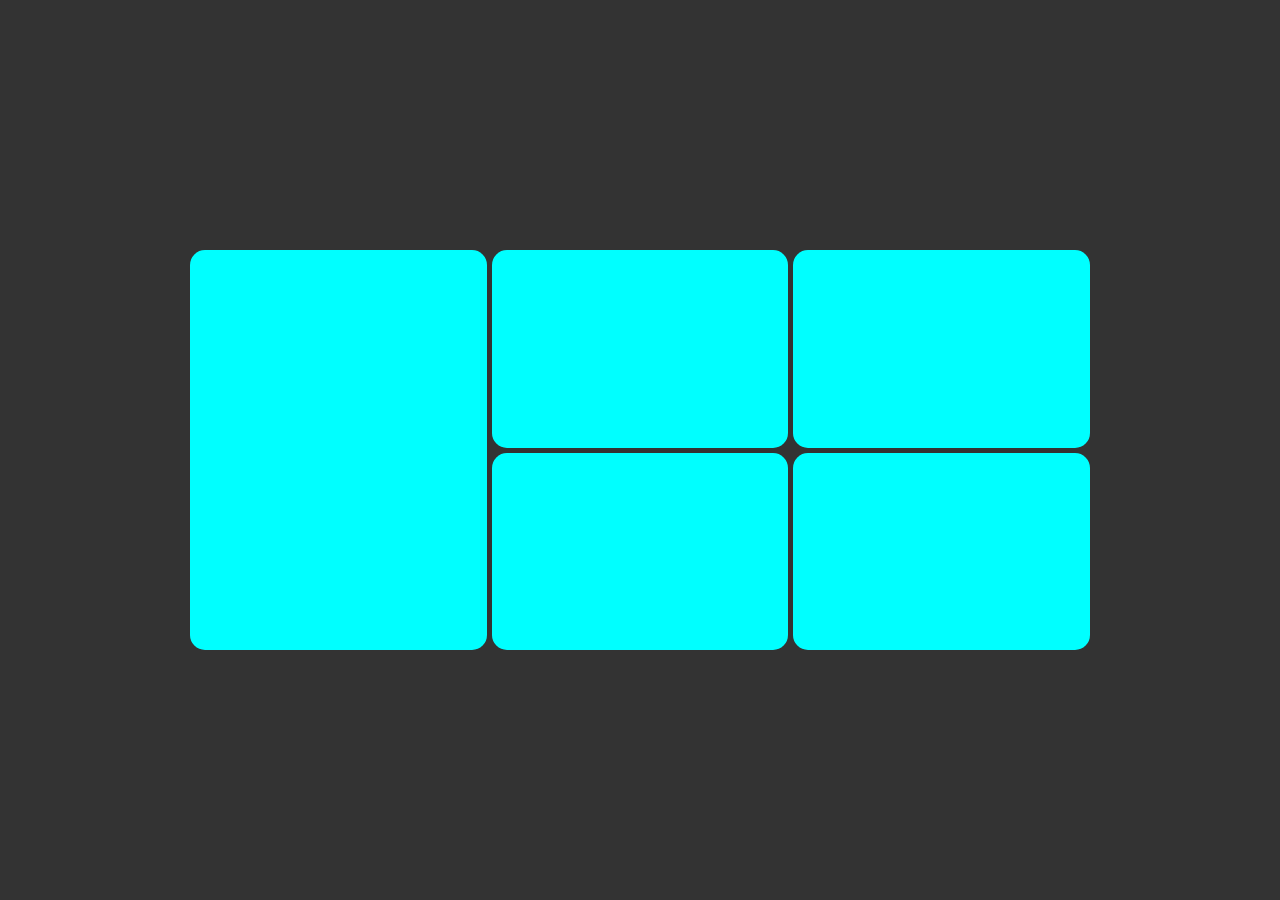
<file: Esercitazioni/Grid/index.html>
<!DOCTYPE html>
<html lang="it">

<head>
    <meta charset="UTF-8">
    <meta name="viewport" content="width=device-width, initial-scale=1.0">
    <title>Grid</title>
    <link rel="stylesheet" href="css/style.css">
</head>

<body>

    <div class="Global-container">

        <div class="grid-container">

            <div class="card card1"></div>
            <div class="card card2"></div>
            <div class="card card3"></div>
            <div class="card card4"></div>
            <div class="card card5"></div>

        </div>

    </div>

</body>

</html>
</file>
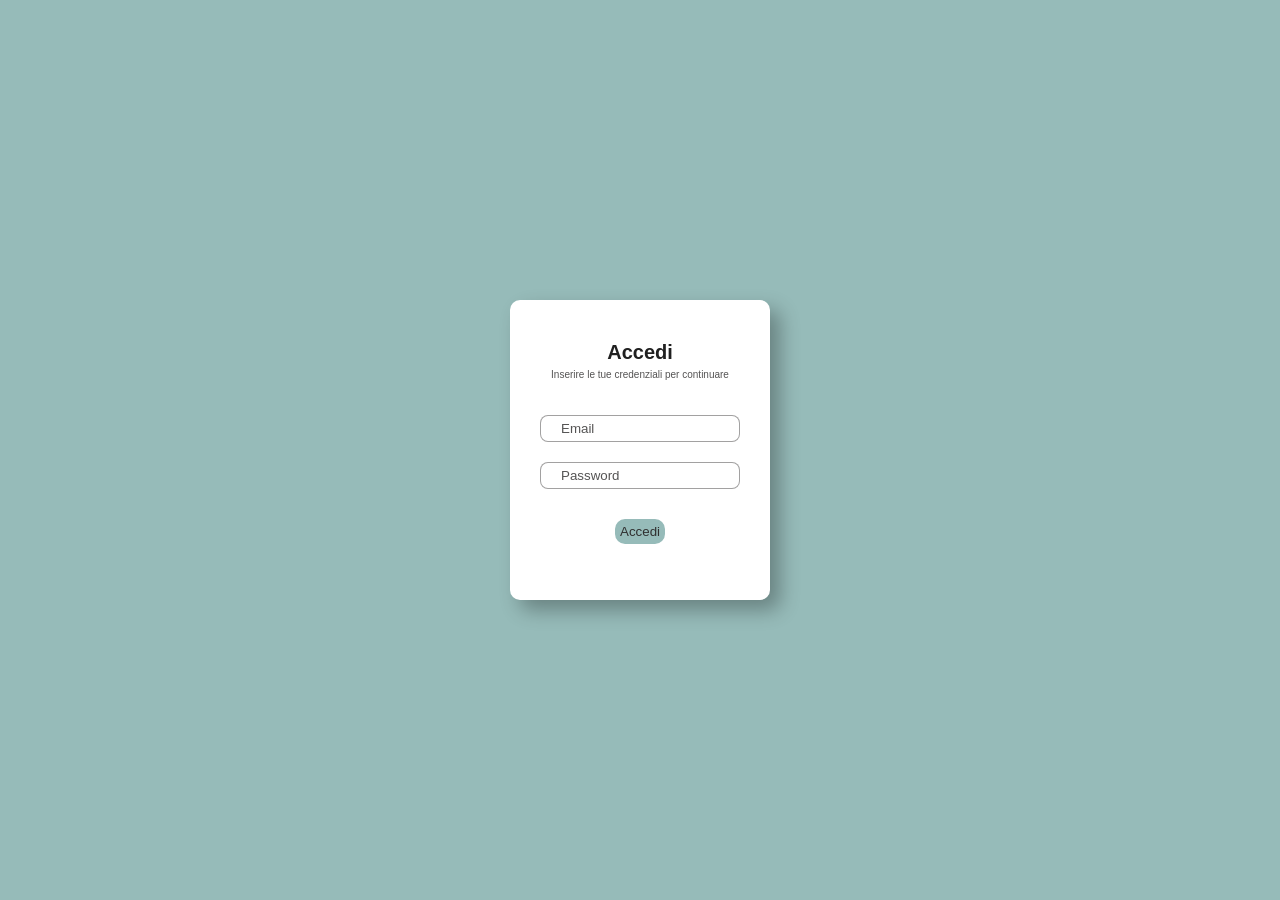
<file: Esercitazioni/test-flex/index.html>
<!DOCTYPE html>
<html lang="it">

<head>
    <meta charset="UTF-8">
    <meta name="viewport" content="width=device-width, initial-scale=1.0">
    <link rel="stylesheet" href="css/style.css">
    <title>Test-Form</title>

</head>

<!-- Container per la pagina -->
<body class="page-container">

    <!-- Container per il form -->
    <form class="container">
        <div class="section-container">
            <div class="section-text">
                <h1>Accedi</h1>
                <p>Inserire le tue credenziali per continuare</p>
            </div>

            <div class="section-input">
                <input type="email" name="E-mail" id="" placeholder="Email">
                <input type="password" name="Password" id="" placeholder="Password">
                <button type="submit">Accedi</button>
            </div>
        </div>
    </form>

</body>

</html>
</file>
<file: Esame/Airband/css/style.css>
/* Reset di base */
* {
    margin: 0;
    padding: 0;
    box-sizing: border-box;
    font-family: 'Circular', -apple-system, BlinkMacSystemFont, Roboto, sans-serif;
}

/* NAVBAR FISSA */
.Navbar {
    /* Mantiene la navbar sempre in alto */
    position: fixed;
    top: 0;

    width: 100%;
    height: 80px;

    background-color: white;

    border-bottom: 1px solid #ebebeb;

    display: flex;
    justify-content: center;
    align-items: center;

    z-index: 1000;
}

.Nav-Content {
    width: 100%;
    margin: 20px;

    display: flex;
    justify-content: space-between;
    align-items: center;
}

.Logo {
    color: #ff385c;
    font-weight: bold;
    font-size: 24px;
}

.Search-Bar {
    border: 1px solid #ddd;
    padding: 10px 20px;
    border-radius: 30px;
    box-shadow: 0 1px 2px rgba(0, 0, 0, 0.08);
    font-size: 14px;
}

/* LAYOUT PRINCIPALE */
.Main-Content {
    margin-top: 100px;
    padding: 20px;
}

.City-Section {
    margin-bottom: 40px;
}

.City-Section h2 {
    margin-bottom: 20px;
    font-size: 22px;
}

.Horizontal-Scroll {
    display: flex;
    gap: 15px;

    padding-bottom: 10px;

    /* SCROLL ORIZZONTALE */
    overflow-x: auto;
    /* Nasconde la scrollbar*/
    scrollbar-width: none;
    /* Scorrimento morbido, non a scatti */
    scroll-behavior: smooth;
}

/* CARD */
.Card {
    flex: 0 0 250px;
}

.Img-Placeholder {
    width: 100%;
    /* Matniene questo elemento sempre come un quadrato perfetto */
    aspect-ratio: 1 / 1;
    background-color: #ddd;
    border-radius: 12px;
    margin-bottom: 10px;
}

.Card h4 {
    font-size: 15px;
    color: #222;
}

.Card p {
    font-size: 14px;
    color: #717171;
}
</file>
<file: Esame/Card e-commerce/css/style.css>
/* Reset di base */
* {
    margin: 0;
    padding: 0;
    box-sizing: border-box;
    font-family: Arial, Helvetica, sans-serif;
}

body {
    background-color: #f4f4f4;
}

.Page-Container {
    min-height: 100vh;
    width: 100%;
    display: flex;
    justify-content: center;
    align-items: center;
}

.Card-Container {
    background-color: #2d3e5e;
    width: 220px;
    padding: 10px;
    display: flex;
    flex-direction: column;
    align-items: center;
}

.ImgBox {
    background-image: url('../img/CalvinKleinSneakers.jpeg');
    background-repeat: no-repeat;
    background-size: cover;
    background-position: center;

    width: 100%;
    height: 250px;
    position: relative;
}

.IconLike {
    background-color: white;
    position: absolute;
    top: 10px;
    right: 0px;
    width: 24px;
    padding: 4px;
}

.btnBox {
    position: absolute;
    bottom: 10px;
    left: 0px;
    display: flex;
    gap: 5px;
}

.btn {
    border: none;
    padding: 4px 8px;
    font-weight: 700;
    font-size: 10px;
    cursor: pointer;
}

.white {
    background-color: white;
    color: black;
}

.red {
    background-color: red;
    color: white;
}

.Text-Container {
    width: 100%;
    padding-top: 10px;
    color: white;
    text-align: left;
}

.Text-Container h3{
    font-size: 10px;
}
.Text-Container p{
    font-size: 9px;
}
</file>
<file: Esame/fetch/css/style.css>
/* Reset base */
* {
    margin: 0;
    padding: 0;
    box-sizing: border-box;
}

/* NavBar */
.Navbar {
    display: flex;
    justify-content: space-between;
    align-items: center;

    padding: 20px;

    background: #222;
    color: white;
}

.Main-Content {
    padding: 30px;
}

.Grid-Container {

    display: grid;
    grid-template-columns: repeat(auto-fill, minmax(120px, 1fr));
    gap: 20px;
}

.square {
    width: 100%;

    aspect-ratio: 1/1;

    background: #ddd;
    border-radius: 8px;
    transition: 0.3s;
}

/* colore che verrà aggiunto con JS */
.special-color {
    background: blue;
}
</file>
<file: Esame/RxJS/css/style.css>
/* --- RESET --- */
* {
    margin: 0;
    padding: 0;
    box-sizing: border-box;
    font-family: 'Segoe UI', Tahoma, Geneva, Verdana, sans-serif;
}

body {
    background-color: #fdfdfd;
}

/* --- NAVBAR --- */
.Navbar {
    background-color: #c2185b;

    display: flex;
    justify-content: space-between;
    align-items: center;

    padding: 10px 30px;

    color: white;

    /* Permette alla NavBar di seguirti dureante lo scroll */
    position: sticky;
    top: 0;

    z-index: 100;
    height: 65px;
}

.nav-left {
    display: flex;
    align-items: center;
    gap: 40px;
}

/* Logo della NavBar */
.logo-img {
    height: 35px;
}

.nav-links {
    display: flex;
    gap: 20px;
}

.nav-links a {
    color: white;
    text-decoration: none;
    font-size: 13px;
    font-weight: bold;
    transition: opacity 0.2s;
}

/* Rende i link leggermente trasparenti al passaggio del mouse */
.nav-links a:hover {
    opacity: 0.8;
}

.nav-right {
    display: flex;
    align-items: center;
}

.search-bar {
    border-radius: 20px;
    border: none;
    padding: 8px 15px;
    width: 150px;

    /* Rimuove il focus dal input quando è selezionato*/
    outline: none;
}

.GhithubIcon{
    margin-left: 10px;
    height: 30px;
}

.GhithubIcon:hover {
    opacity: 0.8;
}



/* --- HEADER FILTRI TEAM --- */
.Team-Header {
    margin-top: 50px;
    text-align: center;
}

.filter-buttons {
    display: flex;
    justify-content: center;
    gap: 15px;
    flex-wrap: wrap;
}

.btn-filter {
    background: none;
    border: none;

    color: #c2185b;
    font-weight: bold;

    cursor: pointer;

    padding: 10px 20px;
    font-size: 14px;
}

.btn-filter:hover {
    background-color: #c2185b;
    color: white;
    border-radius: 5px;
}

/* Rimane evidenziato dopo il click */
.btn-filter:focus {
    background-color: #c2185b;
    color: white;
    border-radius: 5px;
}



/* --- MAIN GRID E CARD --- */
.Main-Content {
    max-width: 100%;
    padding: 50px;
}

.Grid-Container {
    display: grid;
    /* Ogni colonna sarà grande 240px */
    /*auto-fit dice al browser di inserire quante più colonne possibili nello spazio disponibile.*/
    grid-template-columns: repeat(auto-fit, minmax(280px, 1fr));
    gap: 30px;
}

.Card {
    background-color: white;

    border: 1px solid #eeeeee;
    border-radius: 8px;

    padding: 30px;
    text-align: center;
    
    box-shadow: 0 3px 5px rgba(0, 0, 0, 0.164);

    /* Rende il passaggio con l'hover più morbido */
    transition: transform 0.3s;
}

.Card:hover {
    /* Alza di 4px le card */
    transform: translateY(-4px);
    
    box-shadow: 0 5px 5px rgba(0, 0, 0, 0.367);
}

.Card h4 {
    margin-bottom: 25px;
    color: #444;
    font-size: 18px;
    font-weight: 500;
}

.Avatar-Box {
    display: flex;
    justify-content: center;
}

.black {
    background-color: black;
    height: 160px;
    width: 160px;
    border-radius: 50%;
}

/* --- FOOTER --- */
.Footer {
    background-color: #c2185b;
    color: white;
    padding: 40px 20px;
    text-align: center;
    font-size: 13px;
    line-height: 1.8;
}
</file>
<file: Esercitazioni/apple/css/style.css>
/* Reset base */
* {
    margin: 0;
    padding: 0;
    box-sizing: border-box;

    /* Font simile a quello del sito di apple */
    font-family: -apple-system, BlinkMacSystemFont, "Segoe UI", Roboto, "Helvetica Neue", Arial, sans-serif;
}

body {
    background-color: #f5f5f7;
}

/* Page container */
.page-container {
    background-color: #f5f5f7;
    min-height: 100vh;
    width: 100%;
}

/* NAVBAR */
.navbar {
    height: 50px;
    width: 100%;
    background-color: #ffffff;
    position: fixed;
}

.nav-links {
    position: relative;
    top: 15px;

    display: flex;
    flex-direction: row;
    justify-content: space-evenly;
    align-items: center;

    /* Tolgo lo stile di default dalle liste */
    list-style: none;
}

/* Stile links Nav */
.nav-links a {
    text-decoration: none;
    color: black;
}

/* Grandezza Icone NavBar */
.apple,
.magnifying-glass,
.shop-bag {
    height: 20px;
    width: 20px;
}

/* HEADER */
.Header-container {
    display: flex;
    flex-direction: column;
    align-items: center;
    justify-content: center;

    position: relative;
    top: 110px;
    width: 100%;
}

.Header-container h1 {
    font-size: 70px;
    color: rgba(0, 0, 0, 0.868);
    font-weight: 600;
}

.Header-container h2 {
    font-size: 32px;
    color: rgba(0, 0, 0, 0.896);
    font-weight: 600;
    word-spacing: 1px;
}

.btn-links {
    display: flex;
    gap: 30px;

    position: relative;
    top: 20px;
}

.btn-links a {
    text-decoration: none;
    padding: 15px 20px;
    border-radius: 30px;
    font-size: 20px;
    text-align: center;
}

/* Link sinistro */
.left {
    background-color: rgba(0, 106, 255, 0.84);
    color: white;
}

.left:hover {
    background-color: rgba(0, 106, 255, 0.789);

}

/* Link destro */
.right {
    color: rgba(0, 106, 255, 0.89);
    border: 1px solid rgba(0, 106, 255, 0.84);
}

.right:hover {
    background-color: rgba(0, 106, 255, 0.84);
    color: whitesmoke;
    border: 1px solid rgba(0, 106, 255, 0.84);
}

.hero-iphone {

    /* Grandezza contenitore*/
    width: 100%;
    height: 580px;

    /* Link estreno con riferimento all'immagine */
    background-image: url("https://www.apple.com/v/home/cl/images/heroes/iphone-family/hero_iphone_family__fuz5j2v5xx6y_large_2x.jpg");

    /* Grandezza immagine */
    background-size: 5000px 800px;

    background-repeat: no-repeat;
    background-position: center bottom;
}
</file>
<file: Esercitazioni/Bikeit/css/style.css>
/* Reset base */
* {
    margin: 0;
    padding: 0;
    box-sizing: border-box;

    font-family: 'Montserrat', sans-serif;
}


/* =========================
   CONTENITORE DI PAGINA
========================= */
.page-container {
    width: 100%;
    height: auto;
    margin: 0 auto;

    padding-top: 30px;
    padding-left: 30px;
    padding-right: 30px;

    background-color: white;
}

/* =========================
   Componenti Globali
========================= */

/* Linea Divisoria*/
.divider {
    width: 100%;
    border: 1px solid rgba(153, 151, 151, 0.211);

    margin-top: 50px;
    margin-bottom: 50px;
}

/* Colore dei link verdi */
.green-link {
    color: rgba(151, 225, 40, 0.831);
}


/* =========================
   HERO SECTION
========================= */
.hero-container {
    text-align: left;
    background-color: white;
    padding-bottom: 140px;
}


.hero-text h1 {
    font-size: 40px;
    line-height: 40px;
    text-transform: uppercase;
    color: rgba(0, 0, 0, 0.84);

    padding-bottom: 15px;
}


.hero-text p {
    font-size: 16px;
    line-height: 25px;

    color: rgba(96, 96, 96, 0.848);
}



/* La sezione a destra della hero viene nascosta su Smartphone */
.hero-image {
    display: none;
}


/* =========================
   ABOUT section
========================= */
.about-container {
    display: flex;
    flex-direction: column;
}

.about-text {
    padding-bottom: 55px;
}


.about-text h2 {
    font-size: 30px;
    color: rgba(0, 0, 0, 0.84);
    padding-bottom: 15px;
}

.about-text p {
    font-size: 18px;
    line-height: 25px;
    color: rgba(0, 0, 0, 0.609);
}

.about-text a {
    color: rgba(135, 204, 30, 0.748);
}

.about-list {
    /* Reset stile lista */
    list-style: none;

    display: flex;
    flex-direction: column;

    gap: 8px;
}

.about-list li {
    display: flex;
    justify-content: flex-start;
    align-items: center;

    text-align: left;

    color: rgba(0, 0, 0, 0.84);
    font-size: 22px;
    font-weight: 600;

    width: 100%;
    height: 80px;
    padding: 20px;

    border: 1px solid rgba(85, 82, 82, 0.306);
    border-radius: 15px;
}

/* =========================
   HOW IT WORKS section
========================= */
.how-it-works_container {
    width: 100%;
    display: flex;
    flex-direction: column;
}

/* Titolo */
.how-it-works_container h2 {
    text-align: center;
    color: rgba(0, 0, 0, 0.84);
    font-size: 30px;
    padding-bottom: 60px;
}

.step-card {
    display: flex;
    flex-direction: row;
    gap: 10px;
    padding-bottom: 20px;
}

.step-number {
    z-index: -1;
    font-size: 40px;
    color: rgba(173, 157, 157, 0.303);
}

.step-card img {
    height: 100px;
    width: 100px;
    position: relative;
    bottom: 20px;
}


.step-card h3 {
    padding-bottom: 10px;
}

.step-card p {
    font-size: 16px;
    line-height: 20px;
}

/* =========================
   GUIDE section
========================= */
.guide_container {
    width: auto;
}


.guide-card {
    width: 300px;
    height: auto;

    /* Gestisce l'overflow delle card */
    flex-shrink: 0;
}

/* Contenitore che gestice Overflow tramite scroll orizzontale */
.card-container {
    display: flex;
    overflow-x: auto;
    scroll-behavior: smooth;

    /* Spazio tra le card */
    gap: 50px;
}

.guide_container h2 {
    font-size: 30px;
    color: rgba(0, 0, 0, 0.84);
    padding-bottom: 30px;
}

.guide-header a {
    display: inline-block;
    color: rgba(135, 204, 30, 0.748);
    font-size: 18px;
    padding-bottom: 35px;
}

.guide-link a {
    display: inline-block;
    color: rgba(0, 0, 0, 0.761);
    font-weight: 600;
    font-size: 16px;
}

.guide-link time {
    display: inline-block;
    font-size: 12px;
    color: rgba(0, 0, 0, 0.623);
    padding-top: 5px;
    padding-bottom: 5px;
}

.guide-text p {
    font-size: 16px;
    line-height: 28px;
}

/* =========================
   BRAND section
========================= */
.brand-logo_container {
    display: flex;
    overflow-x: auto;
    scroll-behavior: smooth;
    gap: 20px;
}

.brand-logo_container a {
    flex-shrink: 0;
    width: 120px;
}



/* =========================
   REVIEWS SECTION
========================= */

.reviews_container {
    display: flex;
    align-items: flex-start;
    overflow-x: auto;

    gap: 40px;
}

.reviews-card {
    display: flex;
    flex-direction: column;
    flex-shrink: 0;

    width: 240px;
    height: auto;

    font-size: 15px;

    border: 1px solid rgba(44, 43, 43, 0.124);
    border-radius: 10px;

    padding: 10px;
    line-height: 25px;

    text-align: left;
}

.reviews-card p {
    color: rgba(0, 0, 0, 0.691);
}

.stars-card img {
    width: 18px;

    padding-top: 20px;
    padding-bottom: 20px;
}


/* =========================
RESPONSIVE - Tablet piccoli
========================= */

@media (min-width: 768px) {

    /* HERO */
    .hero-text p {
        font-size: 17px;
    }

    /* ABOUT */
    .about-text h2 {
        font-size: 40px;
    }

    /* HOW IT WORKS */
    .step-card h3 {
        font-size: 22px;
    }

    .step-card p {
        font-size: 17px;
        line-height: 23px;
    }

    /* GUIDE */
    .guide-header {
        display: flex;
        justify-content: space-between;
        align-items: center;
    }

    .guide-header h2 {
        font-size: 40px;
    }

    .guide-header a {
        padding-top: 20px;
        font-size: 18px;
    }

    /* BRAND*/
    .brand-logo_container {
        gap: 5px;
        justify-content: center;
        overflow-x: visible;
    }

    /* REVIEWS */
    .reviews_container {
        display: flex;
        overflow-x: visible;
        flex-wrap: wrap;
        gap: 20px;
    }

    .reviews-card {
        width: 222px;
    }
}

/* =========================
RESPONSIVE - Tablet da 11 pollici
========================= */

@media (min-width: 834px) {

    /* HERO */
    .hero-text h1 {
        font-size: 39px;
    }


    /* ABOUT */
    .about-text h2 {
        font-size: 42px;
    }

    .about-list li {
        font-size: 25px;
    }


    /* HOW IT WORKS */
    .how-it-works_container h2 {
        font-size: 35px;
    }

    /* BRAND*/
    .brand-logo_container {
        gap: 15px;
        overflow-x: visible;
        justify-content: center;
    }

    /* REVIEWS */
    .reviews-card {
        width: 244px;
    }
}


/* =========================
RESPONSIVE - Tablet grandi da 12.9 pollici
========================= */

@media (min-width: 1024px) {

    /* HERO */
    .hero-container {
        display: flex;
        justify-content: center;
        align-items: center;
        gap: 70px;
    }

    /* Fa comparire l'immagine a destra della hero */
    .hero-image {
        display: block;
    }

    /* Larghezza immagine */
    .hero-image img {
        width: 500px;
    }

    .hero-text h1 {
        font-size: 50px;
        line-height: 50px;
    }

    .hero-text p {
        font-size: 19px;
    }

    /* ABOUT */
    .about-container {
        flex-direction: row;
        gap: 70px;
    }

    .about-text {
        flex: 1;
        text-align: left;
    }

    .about-list {
        flex: 1;
        flex-direction: column;
        gap: 30px;
    }

    .about-list li {
        flex-direction: row;
        justify-content: flex-start;
        align-items: center;
        text-align: left;
    }

    /* HOW IT WORKS */
    .how-it-works_container {
        display: grid;
        grid-template-columns: repeat(4, 1fr);
        gap: 30px;

        margin: 0 auto;
    }

    .how-it-works_container h2 {
        /* Diciamo al titolo di occupare tutta la prima riga da solo */
        grid-column: 1 / -1;
        padding-bottom: 10px;
    }

    .step-card {
        display: flex;
        flex-direction: column;
    }


    .step-icon_wrapper {
        position: relative;
        height: 70px;
    }

    /* numero in background */
    .step-number {
        position: absolute;
        top: 0;
        left: 0;

        /* Grandezza Numero */
        font-size: 110px;
        font-weight: bold;
        color: #f2f2f2;
        line-height: 0.75;

        z-index: 1;
    }

    /* Icona in primo piano */
    .step-card img {
        position: absolute;
        top: 20px;
        left: 25px;

        height: 80px;
        width: auto;

        z-index: 2;
    }

    /* GUIDE */
    .card-container {
        overflow-x: visible;
        gap: 20px;
    }

    .guide-card {
        width: 220px;
    }

    /* REVIEWS */
    .reviews-card {
        width: 226px;
    }
}


/* =========================
RESPONSIVE - Laptop 13/14
========================= */

@media (min-width: 1382px) {

    /* PAGE CONTAINER */
    .page-container {
        padding-left: 250px;
        padding-right: 250px;
    }

    /* HERO*/
    .hero-text h1 {
        font-size: 50px;
    }

    .hero-text p {
        font-size: 17px;
    }

    .hero-image img {
        width: 380px;
    }


    /* ABOUT */
    .about-text h2 {
        font-size: 27px;
    }

    .about-text p {
        font-size: 13px;
        line-height: 17px;
    }

    .about-list li {
        font-size: 18px;
    }


    /* HOW IT WORKS */
    .how-it-works_container h2 {
        font-size: 27px;
    }

    /* numero in background */
    .step-number {

        /* Grandezza Numero */
        font-size: 50px;
    }

    /* Icona in primo piano */
    .step-card img {
        height: 50px;
    }

    .step-content h3 {
        font-size: 15px;
    }

    /* GUIDE */
    .guide-card {
        width: 200px;
    }

    .guide-header h2 {
        font-size: 28px;
    }

    /* BRAND*/
    .brand-logo_container a {
        width: 80px;
    }

    /* REVIEWS */
    .reviews-card {
        width: 197px;
    }
}
</file>
<file: Esercitazioni/card/css/style.css>
/* Centratura di tutti gli elementi*/
body {
    display: flex;
    justify-content: center;
    align-items: center;
    height: 100vh;
    background-color: #f0f2f5;
    font-family: sans-serif;
}

/* Card principale */
.card-container {
    background-color: whitesmoke;
    border: 2px solid #333;
    border-radius: 30px;
    padding: 25px;
    display: flex;
    width: 800px;
    gap: 25px;
    box-shadow: 10px 10px 10px 5px #333;
}

/* Sezione di Sinistra */
.left-section {
    background-color: #fff;
    border: 2px solid #333;
    border-radius: 40px;
    padding: 15px;
    display: flex;
    gap: 15px;
}

/* box largo viola */
.large-box {
    width: 165px;
    height: 240px;
    background-color: rgba(221, 160, 221, 0.54);
    border: 2px solid purple;
    border-radius: 30px;
}

.large-box:hover {
    background-color: rgba(221, 160, 221, 0.934);
}

/* Container per le 2 card in verticale */
.small-box-container {
    display: flex;
    flex-direction: column;
    gap: 15px;
}

/* Grandezze box blue e box verde */
.small-box-blue,
.small-box-green {
    width: 90px;
    height: 112px;
    border-radius: 20px;
    border: 2px solid #333;
}

.small-box-blue {
    background-color: rgba(0, 114, 254, 0.479);
    border-color: #333;
}

.small-box-blue:hover {
    background-color: rgba(0, 114, 254, 0.738);
}

.small-box-green {
    background-color: rgba(15, 229, 37, 0.429);
    border-color: #333;
}

.small-box-green:hover {
    background-color: rgba(15, 229, 37, 0.752);
}

/* Sezione di destra */
.right-section-container {
    display: flex;
    flex-direction: row;
    width: 100%;
}

.right-section-container hr {
    height: 2px;
    background-color: #333;
    width: 464px;

    border: none;

}

.right-section-container h4 {
    font-weight: 700;
    letter-spacing: 1px;
    font-size: 25px;
}

.right-section-container h5 {
    font-weight: 300;
    letter-spacing: 2px;
    font-size: 20px;
    margin-bottom: 50px;
}

.cards {
    display: flex;
    flex-direction: row;
    gap: 20px;
    margin-top: 20px;
}

.card1,
.card2,
.card3 {
    width: 60px;
    height: 60px;
    border-radius: 15px;
    border: 2px solid #333;
}

.card4{
    width: 120px;
    height: 60px;
    border-radius: 15px;
    border: 2px solid #333;
    margin-left: 90px;
}
</file>
<file: Esercitazioni/class-card/css/style.css>
* {
    margin: 0;
    padding: 0;
    box-sizing: border-box;
}

.main-container {
    display: flex;
    justify-content: center;
    align-items: center;
    flex-direction: row;
    height: 100vh;
    gap: 20px;
    border: 1px solid black;
}

.card {
    width: 80px;
    height: 80px;
    border: 1px solid transparent;
    border-radius: 25px;
}

.color1 {
    background-color: blue;
}

.color2 {
    background-color: red;
}

@media (min-width:768px) {
    .color1 {
        background-color: green;
    }

    .color2 {
        background-color: deeppink;
    }

    .main-container {
        flex-direction: column;
    }


}

@media (min-width:1024px) {
    .color1 {
        background-color: black;
    }

    .color2 {
        background-color: purple;
    }

    .main-container {
        justify-content: flex-start;
        flex-direction: row;
    }

}
</file>
<file: Esercitazioni/google/css/style.css>
/* RESET DI BASE */
* {
    margin: 0;
    padding: 0;
    box-sizing: border-box;
    font-family: Arial, Helvetica, sans-serif;
}

body {
    background-color: #1f1f1f;
}

/* CONTAINER PRINCIPALE */
.global-container {
    height: 100vh;
    width: 100vw;
    background-color: #1f1f1f;
}

/* ======================================================
   NAVBAR
====================================================== */
.navbar-container {
    display: flex;
    flex-direction: row;
    justify-content: space-between;
}

.link {
    margin: 16px;
}

/* Stile dei link testuali */
.link a {
    color: rgba(255, 255, 255, 0.927);
    font-size: 13px;
    margin: 0 5px;
    word-spacing: 1px;
    text-decoration: none;
}

/* Hover sui link */
.link a:hover {
    text-decoration: underline;
}

/* ======================================================
   HEADER - LOGO GOOGLE
====================================================== */
.logo-container {
    display: flex;
    flex-direction: row;
    justify-content: center;
    align-items: center;
    margin-top: 10px;
}

/* ======================================================
   MAIN 
====================================================== */
.search-bar-container {
    display: flex;
    flex-direction: row;
    justify-content: center;
    align-items: center;
    margin-top: 25px;
}

.search-bar {
    width: 690px;
    height: 52px;
    border: solid 1px transparent;
    border-radius: 25px;
    background-color: #4d5156;
    color: white;
}

/* Effetto hover sulla barra di ricerca */
.search-bar:hover {
    background-color: #6e747bd9;
}

/* MAIN – BOTTONI DI RICERCA */
.search-button-container {
    display: flex;
    justify-content: center;
    align-items: center;
    gap: 5px;
    margin-top: 30px;
}

/* Stile dei bottoni */
.search-button-container a {
    color: rgba(255, 255, 255, 0.927);
    background-color: #313336;
    font-size: 13px;
    font-weight: 600;
    margin: 0 5px;
    word-spacing: 1px;
    text-decoration: none;
    padding: 10px 18px;
    border-radius: 10px;
}

/* Hover sui bottoni */
.search-button-container a:hover {
    border: solid 1px rgba(255, 255, 255, 0.259);
}

/* ======================================================
   FOOTER
====================================================== */
.italia-container {
    display: flex;
    flex-direction: row;
    justify-content: flex-start;
    align-items: center;
    margin-top: 130px;
    height: 50px;
    background-color: #171717;
    border-bottom: 1px solid rgba(255, 255, 255, 0.184);
}

.italia-container p {
    color: white;
    margin-left: 40px;
    font-size: 15px;
}

/* Link informativi */
.about-container {
    display: grid;
    grid-template-columns: repeat(3,1fr);
    grid-template-rows: auto;
}

.about-container .link{
    text-align: center;
}
</file>
<file: Esercitazioni/Grid/css/style.css>
/* RESET */
* {
    margin: 0;
    padding: 0;
    box-sizing: border-box;
}

/* CONTENITORE GLOBALE */
.Global-container {
    display: flex;
    justify-content: center;
    align-items: center;
    height: 100vh;
    background-color: #333;
}

/* GRID */
.grid-container {
    display: grid;
    grid-template-columns: repeat(3, 1fr);
    grid-template-rows: repeat(2, 1fr);
    gap: 5px;
    width: 900px;
    height: 400px;
}

/* CARD */
.card {
    border-radius: 15px;
    background-color: cyan;
}

.card.card1 {
    grid-row: span 2;
}
</file>
<file: Esercitazioni/test-flex/css/style.css>
/* Reset base */
* {
    box-sizing: border-box;
    margin: 0;
    padding: 0;
    font-family: Arial, Helvetica, sans-serif;
}

/* Container per la pagina */
.page-container {
    height: 100vh;
    width: 100vw;
    background-color: rgb(150, 187, 185);
    display: flex;
    justify-content: center;
    align-items: center;
}

/* Container della form*/
.container {
    display: flex;
    align-items: center;
    flex-direction: column;

    background-color: white;
    width: 260px;
    height: 300px;
    border-radius: 10px;
    box-shadow: 10px 10px 20px rgba(0, 0, 0, 0.3);
}

.section-container {
    width: auto;
    height: 240px;
    display: flex;
    flex-direction: column;
    justify-content: space-evenly;
    align-items: center;
    margin: 20px;


}

.section-text {
    display: flex;
    flex-direction: column;
    justify-content: center;
    align-items: center;
}

.section-input {
    display: flex;
    flex-direction: column;
    justify-content: center;
    align-items: center;
}

.container h1 {
    font-size: 20px;
    margin: 5px;
    color: rgba(0, 0, 0, 0.874);
}

.container p {
    font-size: 10px;
    margin-bottom: 10px;
    color: rgb(85, 84, 84);
}

.container input {
    padding: 5px 0 5px 20px;
    text-align: left;
    margin: 10px;
    width: 200px;
    border: 1px solid transparent;
    border-radius: 8px;
    background-color: white;
    border: 1px solid rgba(71, 70, 70, 0.504);
}

.container input:hover {
    background-color: rgba(233, 229, 229, 0.866);
}

.container input::placeholder {
    color: rgba(72, 71, 71, 0.928);
    /* Regola l'opacita del testo per renderlo visibile */
    opacity: 1;
}

.container button {
    margin-top: 20px;
    width: 50px;
    height: 25px;
    padding: 4px;
    border-radius: 10px;
    border: 1px solid transparent;
    background-color: rgb(150, 187, 185);
    color: rgb(48, 48, 48);
}

.container button:hover {
    background-color: rgb(121, 152, 151);
    color: rgba(255, 241, 241, 0.866);
}
</file>
